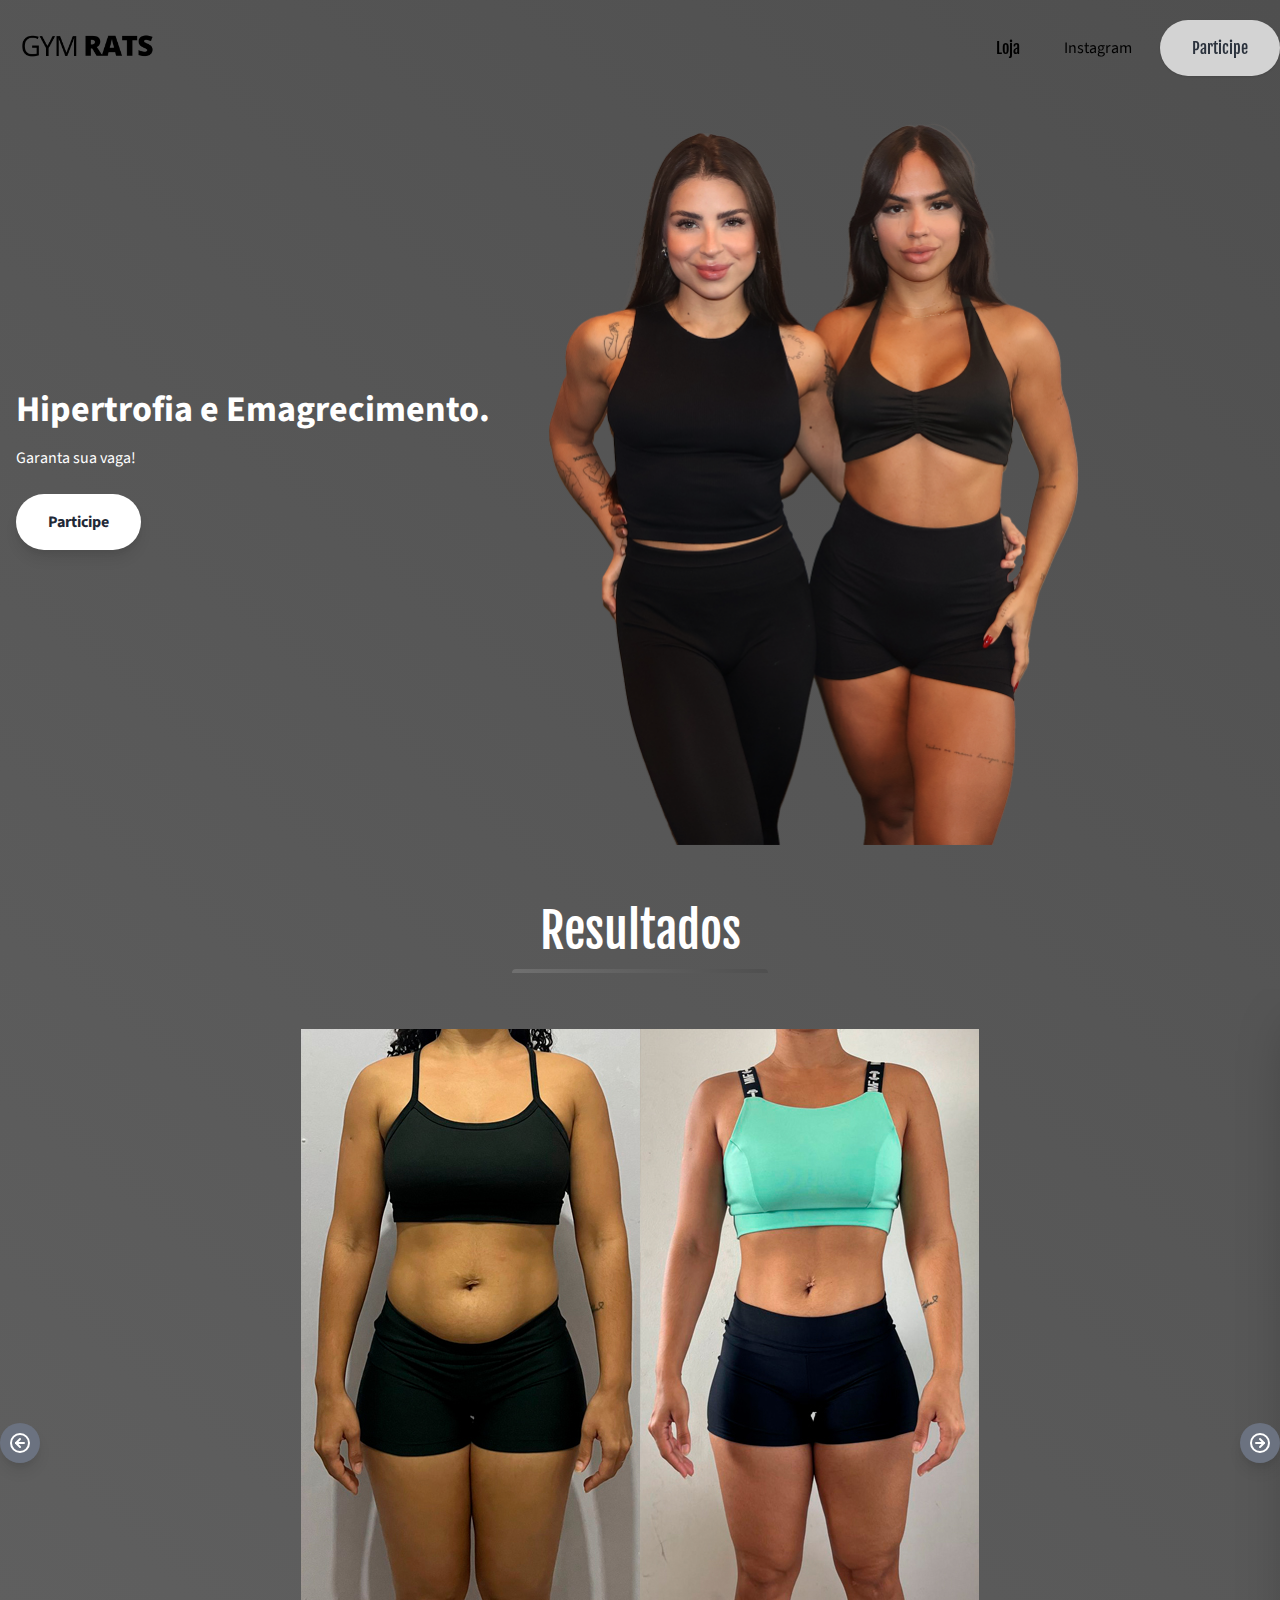
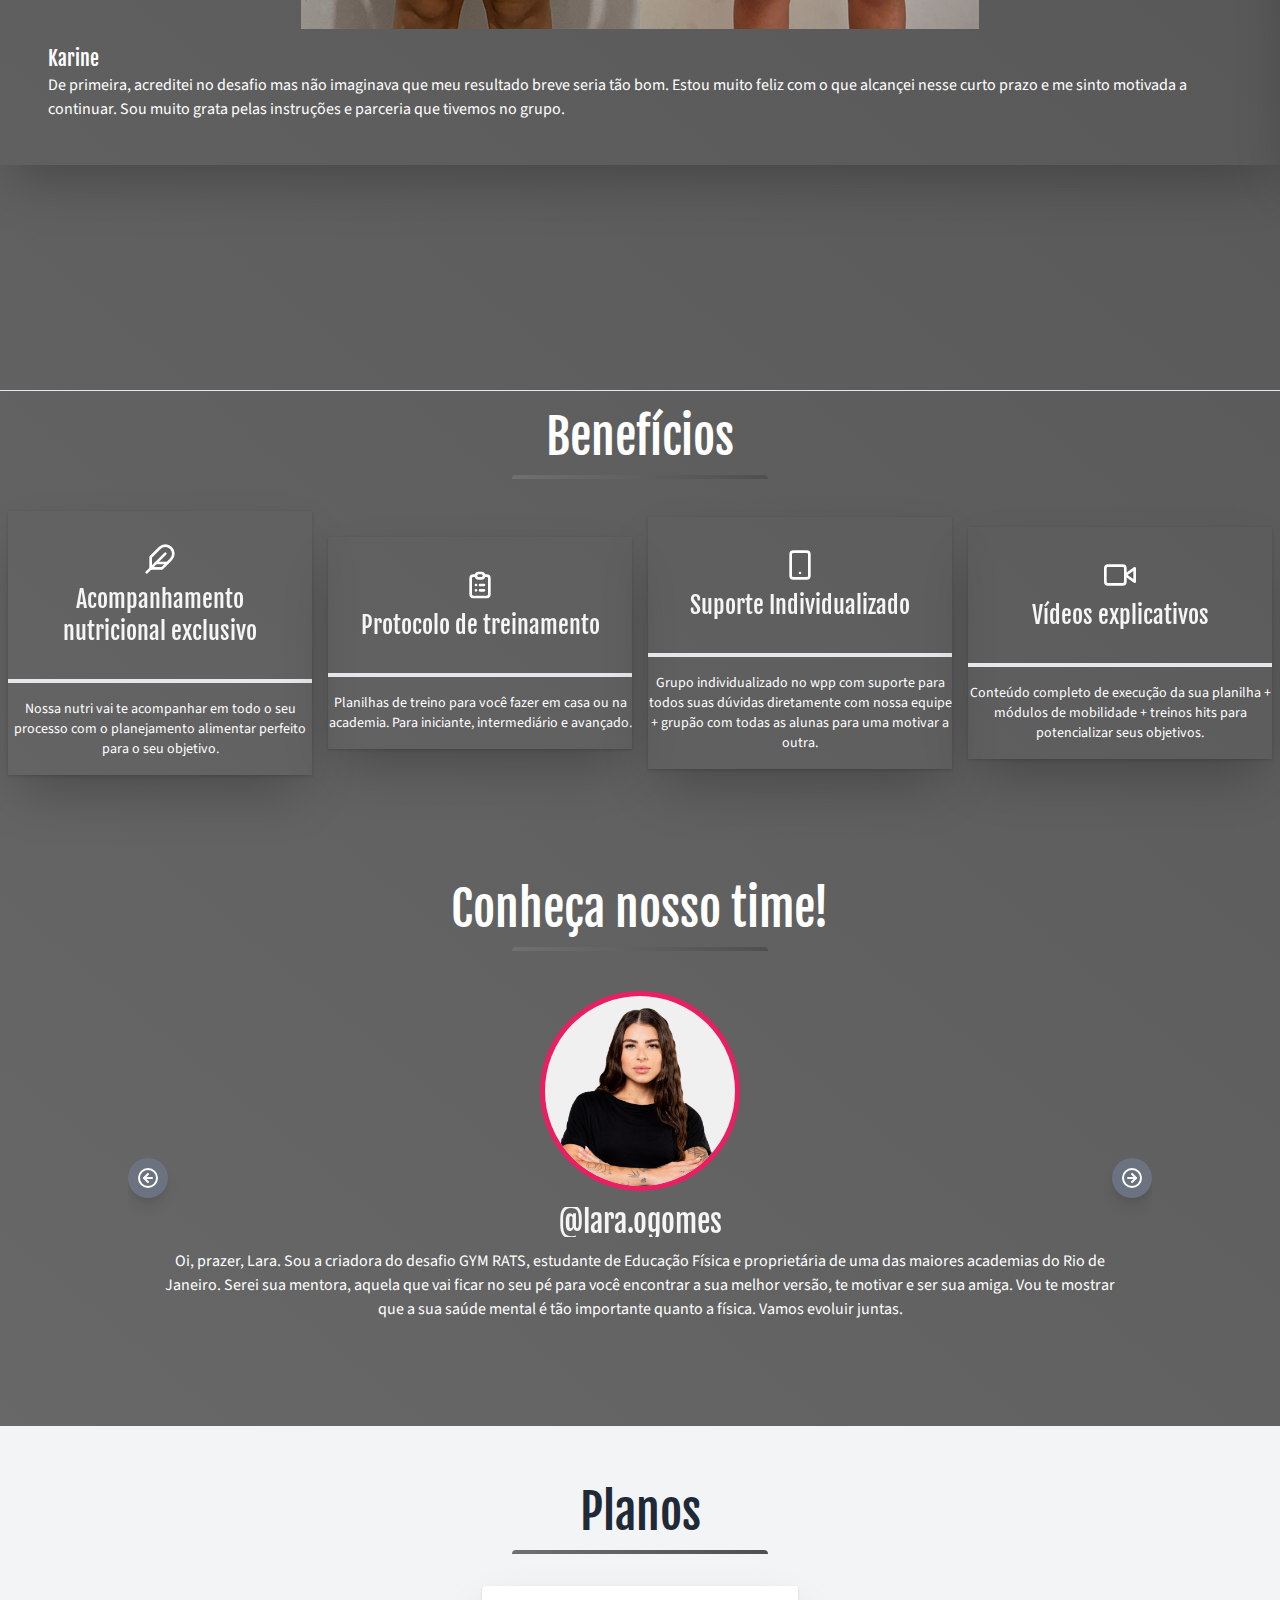
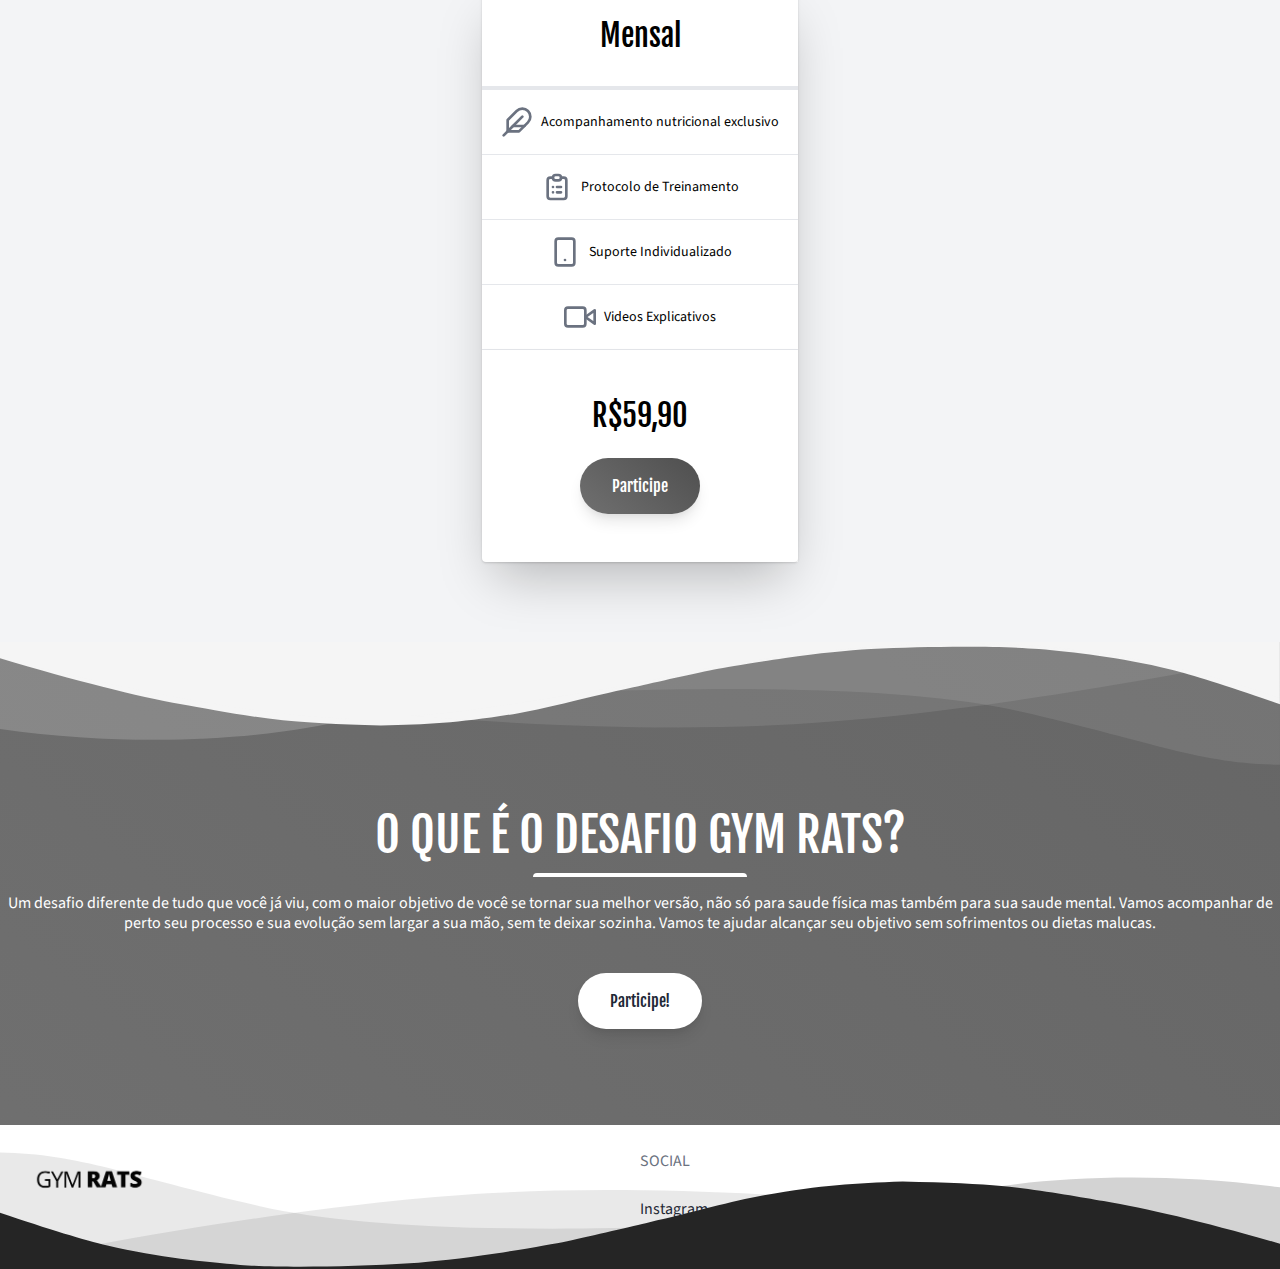
<file: GymRats.html>
<!DOCTYPE html>
<html lang="pt-BR">
<head>
  <meta charset="UTF-8">
  <meta name="viewport" content="width=device-width, initial-scale=1.0">
  <meta http-equiv="X-UA-Compatible" content="ie=edge">
  <title>Desafio GymRats</title>
  <meta name="description" content="GymRats">
  <meta name="keywords" content="">
  <meta name="author" content="">
  <link rel="stylesheet" href="./tailwind.css">
  <link rel="stylesheet" href="./styles.css" type="text/css">
  <script src="https://unpkg.com/swiper/swiper-bundle.min.js"></script>
  <link href="https://fonts.googleapis.com/css?family=Source+Sans+Pro:400,700" rel="stylesheet">
  <link rel="preconnect" href="https://fonts.googleapis.com">
  <link rel="preconnect" href="https://fonts.gstatic.com" crossorigin>
  <link href="https://fonts.googleapis.com/css2?family=Fjalla+One&display=swap" rel="stylesheet">
  <style>
    .gradient {
      background: linear-gradient(220deg, #4f4f4f 0%, #707070 100%);
    }
    .modal {
      display: none;
    }
    .modal.active {
      display: flex;
    }
    .gradientText {
      background-color: whitesmoke;
      -webkit-background-clip: text;
      -webkit-text-fill-color: transparent;
    }
    .fjalla-one-regular {
      font-family: "Fjalla One", sans-serif;
      font-weight: 400;
      font-style: normal;
    }
    .body {
      overflow: hidden;
    }
    /* Adicionado CSS para o link "Produtos" */
    .mobile-only {
      display: none;
    }
    @media (max-width: 1024px) {
      .mobile-only {
        display: flex;
        align-items: center;
      }
    }
  </style>
</head>
<body class="leading-normal tracking-normal text-white gradient" style="font-family: 'Source Sans Pro', sans-serif;">
  
  <!--Nav-->
  <nav id="header" class="fixed w-full z-30 top-0 text-white">
    <div class="w-full container mx-auto flex flex-wrap items-center justify-between mt-0 py-2">
      <div class="pl-4 flex items-center">
        <a class="toggleColour no-underline hover:no-underline fjalla-one-regular text-2xl lg:text-4xl text-white" href="#">
          <img src="./imgs/logoAllBLack.png" alt="Logo" class="h-20 inline">
          <span id="brandname" class=""></span>
        </a>
      </div>
      <div class="mobile-only pr-4">
        <a class="inline-block py-2 px-4 text-black fjalla-one-regular no-underline" href="https://loja.gymrats.com.br" target="_blank">Loja</a>
        <button id="nav-toggle" class="flex items-center p-1 text-gray-800 hover:text-gray-900 focus:outline-none focus:shadow-outline transform transition hover:scale-105 duration-300 ease-in-out ml-2">
          <svg class="fill-current h-6 w-6" viewBox="0 0 20 20" xmlns="http://www.w3.org/2000/svg">
            <title>Menu</title>
            <path d="M0 3h20v2H0V3zm0 6h20v2H0V9zm0 6h20v2H0v-2z"></path>
          </svg>
        </button>
      </div>
      <div class="w-full flex-grow lg:flex lg:items-center lg:w-auto hidden mt-2 lg:mt-0 lg:bg-transparent text-black p-4 lg:p-0 z-20 bg-gray-100" id="nav-content">
        <ul class="list-reset lg:flex justify-end flex-1 items-center">
          <li class="mr-3">
            <a class="inline-block py-2 px-4 text-black fjalla-one-regular no-underline" href="https://loja.gymrats.com.br" target="_blank">Loja</a>
          </li>
          <li class="mr-3">
            <a class="inline-block text-black no-underline hover:text-gray-800 hover:text-underline py-2 px-4" href="https://www.instagram.com/desafiogymrats/" target="_blank">Instagram</a>
          </li>
        </ul>
        <button id="navAction" class="mx-auto lg:mx-0 hover:underline fjalla-one-regular rounded-full mt-4 lg:mt-0 py-4 px-8 shadow opacity-75 focus:outline-none focus:shadow-outline transform transition hover:scale-105 duration-300 ease-in-out bg-white text-gray-800" onclick="window.open('https://chk.eduzz.com/G961PD8YW1', '_blank')">
          Participe
        </button>
      </div>
    </div>
  </nav>

<!-- Hero com contexto relativo -->
<div class="relative overflow-hidden">
  <div class="pt-24">
    <div class="container mx-auto px-4 flex flex-col md:flex-row items-center">
      <!-- Left Col -->
      <div class="w-full md:w-2/5 text-center md:text-left">
        <h1 class="text-4xl font-bold mb-4">Hipertrofia e Emagrecimento.</h1>
        <p class="mb-6">Garanta sua vaga!</p>
        <button class="bg-white text-gray-800 font-bold rounded-full py-4 px-8 shadow-lg hover:scale-105 transition" onclick="window.open('https://chk.eduzz.com/G961PD8YW1', '_blank')">
          Participe
        </button>
      </div>

      <!-- Right Col -->
      <div class="w-full md:w-3/5 relative">
        <!-- IMAGEM atrás -->
        <img class="relative w-full md:w-4/5 -z-10" src="./imgs/imagem5.png" alt="imagem5">
      </div>
    </div>
  </div>

 <!-- ONDAS POSICIONADAS ABSOLUTAMENTE -->
<div class="absolute bottom-0 left-0 w-full z-10 pointer-events-none">
  <svg viewBox="0 0 1428 174" xmlns="http://www.w3.org/2000/svg">
    <g stroke="none" stroke-width="1" fill="none" fill-rule="evenodd">
      <g transform="translate(-2.000000, 44.000000)" fill="#252525" fill-rule="nonzero">
        <path d="M0,0 C90.7283404,0.927527913 147.912752,27.187927 291.910178,59.9119003 C387.908462,81.7278826 543.605069,89.334785 759,82.7326078 C469.336065,156.254352 216.336065,153.6679 0,74.9732496" opacity="0.100000001"></path>
        <path d="M100,104.708498 C277.413333,72.2345949 426.147877,52.5246657 546.203633,45.5787101 C666.259389,38.6327546 810.524845,41.7979068 979,55.0741668 C931.069965,56.122511 810.303266,74.8455141 616.699903,111.243176 C423.096539,147.640838 250.863238,145.462612 100,104.708498 Z" opacity="0.100000001"></path>
        <path d="M1046,51.6521276 C1130.83045,29.328812 1279.08318,17.607883 1439,40.1656806 L1439,120 C1271.17211,77.9435312 1140.17211,55.1609071 1046,51.6521276 Z" opacity="0.200000003"></path>
      </g>
      <g transform="translate(-4.000000, 76.000000)" fill="#252525" fill-rule="nonzero">
        <path d="M0.457,34.035 C57.086,53.198 98.208,65.809 123.822,71.865 C181.454,85.495 234.295,90.29 272.033,93.459 C311.355,96.759 396.635,95.801 461.025,91.663 C486.76,90.01 518.727,86.372 556.926,80.752 C595.747,74.596 622.372,70.008 636.799,66.991 C663.913,61.324 712.501,49.503 727.605,46.128 C780.47,34.317 818.839,22.532 856.324,15.904 C922.689,4.169 955.676,2.522 1011.185,0.432 C1060.705,1.477 1097.39,3.129 1121.236,5.387 C1161.703,9.219 1208.621,17.821 1235.4,22.304 C1285.855,30.748 1354.351,47.432 1440.886,72.354 L1441.191,104.352 L1.121,104.031 L0.457,34.035 Z"></path>
      </g>
    </g>
  </svg>
</div>


  
  <section class="bg-back border-b py-8 z-10">
    <div class="container mx-auto pt-4 pb-12">
      <h2 class="w-full my-2 text-5xl fjalla-one-regular leading-tight text-center text-white-800">
        Resultados
      </h2>
      <div class="w-full mb-4">
        <div class="h-1 mx-auto gradient w-64 opacity-100 my-0 py-0 rounded-t"></div>
      </div>
      <div class="relative w-full overflow-hidden">
        <div class="flex slide" style="transform: translateX(0%);">
                    <div class="slide-item w-full flex-shrink-0">
            <div class="content bg-back shadow-2xl overflow-hidden p-6">
              <div class="flex rounded justify-center w-full px-6 py-4">
                <div class="image-container">
                  <img src="./imgs/Antes Karine.jpg" alt="Antes">
                </div>
                <div class="image-container">
                  <img src="./imgs/Depois Karine.jpg" alt="Depois">
                </div>
              </div>
              <div class="w-auto fjalla-one-regular text-xl text-white-400 px-6">
                Karine
              </div>
              <p class="text-white-800 text-base px-6 mb-5">
                De primeira, acreditei no desafio mas não imaginava que meu resultado breve seria tão bom. Estou muito feliz com o que alcançei nesse curto prazo e me sinto motivada a continuar. Sou muito grata pelas instruções e parceria que tivemos no grupo.
              </p>
            </div>
          </div>
          <!-- Depoimento 1 -->
          <div class="slide-item w-full flex-shrink-0">
            <div class="content bg-back shadow-2xl overflow-hidden p-6">
              <div class="flex rounded justify-center w-full px-6 py-4">
                <div class="image-container">
                  <img src="./imgs/Antes Kathlyn.jpg" alt="Antes">
                </div>
                <div class="image-container">
                  <img src="./imgs/Depois Kathlyn.jpg" alt="Depois">
                </div>
              </div>
              <div class="w-auto fjalla-one-regular text-xl text-white-400 px-6">
                Kathlyn
              </div>
              <p class="text-white-800 text-base px-6 mb-5">
                Eu to chocada com tudo, parabéns Larinha por mais um desafio e a Ray pela dedicação
Eu já fui em vários nutricionista mas desistia por que o plano que passavam eu não conseguia seguir.
Estou tão empolgada! 
              </p>
            </div>
          </div>
          <!-- Repita os itens de slide para cada depoimento -->
          <div class="slide-item w-full flex-shrink-0">
            <div class="content bg-back shadow-2xl overflow-hidden p-6">
              <div class="flex rounded justify-center w-full px-6 py-4">
                <div class="image-container">
                  <img src="./imgs/Antes Paula.jpg" alt="Antes">
                </div>
                <div class="image-container">
                  <img src="./imgs/Depois Paula.jpg" alt="Depois">
                </div>
              </div>
              <div class="w-auto fjalla-one-regular text-xl text-white-400 px-6">
                Paula
              </div>
              <p class="text-white-800 text-base px-6 mb-5">
                 

Gente chocada, minhas roupas q havia perdido tudo servindo e largas em mim. Tô feliz demais. 
O desafio foi excelente. Nada a reclamar. As meninas me acolheram e eu me senti motivada a continuar perante aos resultados e o apoio. Gratidão 💖.
              </p>
            </div>
          </div>
          <!-- Adicione mais slide-items conforme necessário -->
          <div class="slide-item w-full flex-shrink-0">
            <div class="content bg-back shadow-2xl overflow-hidden p-6">
              <div class="flex rounded justify-center w-full px-6 py-4">
                <div class="image-container">
                  <img src="./imgs/Antes Karoline.jpg" alt="Antes">
                </div>
                <div class="image-container">
                  <img src="./imgs/Depois Karoline.jpg" alt="Depois">
                </div>
              </div>
              <div class="w-auto fjalla-one-regular text-xl text-white-400 px-6">
                Karoline
              </div>
              <p class="text-white-800 text-base px-6 mb-5">
                Foi tudo perfeito, cuidado de vocês, desafios conscientes e nada de coisas mirabolantes e impossíveis de fazer, para o próximo só posso dizer que estou ansiosa. Só tenho a agradecer, eu fiquei realmente impressionada, confesso que eu tentei não criar muita expectativa e pensei ser mais um daqueles desafios/cursos/treinamentos que prometem o mundo e não entregam nada e vocês conseguiram entregar 10 vezes mais do que prometeram.
              </p>
            </div>
          </div>
          <div class="slide-item w-full flex-shrink-0">
            <div class="content bg-back shadow-2xl overflow-hidden p-6">
              <div class="flex rounded justify-center w-full px-6 py-4">
                <div class="image-container">
                  <img src="./imgs/Antes Amanda.jpg" alt="Antes">
                </div>
                <div class="image-container">
                  <img src="./imgs/Depois Amanda.jpg" alt="Depois">
                </div>
              </div>
              <div class="w-auto fjalla-one-regular text-xl text-white-400 px-6">
                Amanda
              </div>
              <p class="text-white-800 text-base px-6 mb-5">
                Desde quando eu tive a minha filha, há um ano atrás, eu estava desanimada em voltar a treinar e a me alimentar melhor e esse desafio não só me deu motivação, mas tb me trouxe uma nova visão sobre a comida, pois me fez enxergar que ter uma vida saudável pode ser sim leve.. emagrecer pode ser sim sem terrorismo, sem dieta maluca.. 

Enfim.. eu amei todo suporte das meninas Lara e Raynara são extremamente organizadas, toda dúvida que tive elas sempre me auxiliaram e deram todo o suporte, zero defeito! Agora estou muuuito animada para o próximo🩷.
              </p>
            </div>
          </div>
          <div class="slide-item w-full flex-shrink-0">
            <div class="content bg-back shadow-2xl overflow-hidden p-6">
              <div class="flex rounded justify-center w-full px-6 py-4">
                <div class="image-container">
                  <img src="./imgs/Antes Irene.jpg" alt="Antes">
                </div>
                <div class="image-container">
                  <img src="./imgs/Depois Irene.jpg" alt="Depois">
                </div>
              </div>
              <div class="w-auto fjalla-one-regular text-xl text-white-400 px-6">
                Irene
              </div>
              <p class="text-white-800 text-base px-6 mb-5">
                Quando eu comecei eu tava muito sedentária, não conseguia subir o morro porque ficava cansada, então quando entrei no desafio pensei que seria mt difícil, e que não ia conseguir. 
Então com a ajuda do gp das meninas, onde ninguém tá ali pra julgar e sim uma pra ajudar a outra fui dando o primeiro passo, e um desses passos foi me matricular no hiit onde tô apaixonada. 
Então muito obg de verdade, como já falei tenho muito a melhorar, mais sei que isso é aos poucos e o primeiro passo eu dei! Então obg mesmo!
              </p>
            </div>
            
          </div>
          <div class="slide-item w-full flex-shrink-0">
            <div class="content bg-back shadow-2xl overflow-hidden p-6">
              <div class="flex rounded justify-center w-full px-6 py-4">
                <div class="image-container">
                  <img src="./imgs/Antes Lisandra.jpg" alt="Antes">
                </div>
                <div class="image-container">
                  <img src="./imgs/Depois Lisandra.jpg" alt="Depois">
                </div>
              </div>
              <div class="w-auto fjalla-one-regular text-xl text-white-400 px-6">
                Lisandra
              </div>
              <p class="text-white-800 text-base px-6 mb-5">
                Eu simplesmente amei tudo, cada detalhe.. a atenção de vocês com a gente, a criatividade nos desafios semanais, o aplicativo, o fato de estar participando de algo, e estarmos todas unidas para atingir nossos objetivos, amei até a arte visual com a ratinha e a cor rosa! Não passei fome em nenhum momento, e eu, que nunca gostei muito de cozinhar, me adaptei super bem às receitas e dicas da nutri, e estou desenvolvendo uma rotina mais organizada e hábitos mais saudáveis. Estou muito feliz com meu resultado, tanto na balança quanto em medidas, o caminho ainda é longo, mas não irei desistir, então nos vemos no próximo desafio Gym Rats 💗🐭.
              </p>
            </div>
          </div>
          <div class="slide-item w-full flex-shrink-0">
            <div class="content bg-back shadow-2xl overflow-hidden p-6">
              <div class="flex rounded justify-center w-full px-6 py-4">
                <div class="image-container">
                  <img src="./imgs/Antes Lorraine.png" alt="Antes">
                </div>
                <div class="image-container">
                  <img src="./imgs/Depois Lorraine.png" alt="Depois">
                </div>
              </div>
              <div class="w-auto fjalla-one-regular text-xl text-white-400 px-6">
                Lorrane
              </div>
              <p class="text-white-800 text-base px-6 mb-5">
                Com toda certeza, quero elogiar a determinação de vocês, o foco em fazer tudo dar certo. Posso imaginar o quão cansativo é montar tudo, fazer acontecer.
                Mas foi e será cada vez mais um grande sucesso! Desejo do fundo do meu coração bençãos sem medidas na vida de vocês.Fiquei tão feliz, e quero mt poder acreditar cada vez mais no meu potencial!
              </p>
            </div>
          </div>
        </div>
        
        <button id="prev" class="absolute top-1/2 left-0 transform -translate-y-1/2 -mt-1.5 bg-gray-500 hover:bg-gray-700 text-white fjalla-one-regular p-1.5 lg:p-2 rounded-full shadow-lg focus:outline-none focus:shadow-outline transition-transform duration-300 ease-in-out">
          <svg class="h-5 w-5 lg:h-6 lg:w-6 text-white transform rotate-180" width="24" height="24" viewBox="0 0 24 24" stroke-width="2" stroke="currentColor" fill="none" stroke-linecap="round" stroke-linejoin="round">
            <path stroke="none" d="M0 0h24v24H0z"/>
            <circle cx="12" cy="12" r="9" />
            <line x1="16" y1="12" x2="8" y2="12" />
            <line x1="16" y1="12" x2="12" y2="16" />
            <line x1="16" y1="12" x2="12" y2="8" />
          </svg>
        </button>
        <button id="next" class="absolute top-1/2 right-0 transform -translate-y-1/2 -mt-1.5 bg-gray-500 hover:bg-gray-700 text-white fjalla-one-regular p-1.5 lg:p-2 rounded-full shadow-lg focus:outline-none focus:shadow-outline transition-transform duration-300 ease-in-out">
          <svg class="h-5 w-5 lg:h-6 lg:w-6 text-white" width="24" height="24" viewBox="0 0 24 24" stroke-width="2" stroke="currentColor" fill="none" stroke-linecap="round" stroke-linejoin="round">
            <path stroke="none" d="M0 0h24v24H0z"/>
            <circle cx="12" cy="12" r="9" />
            <line x1="16" y1="12" x2="8" y2="12" />
            <line x1="16" y1="12" x2="12" y2="16" />
            <line x1="16" y1="12" x2="12" y2="8" />
          </svg>
        </button>
      </div>
    </div>
  </section>
  
  <div class="relative z-0 -mt-10 g:-mt-10"></div>
  
  <section class="bg-back py-8">
    <div class="container mx-auto px-2 pt-4 pb-12 text-gray-800">
      <h2 class="w-full my-2 text-5xl fjalla-one-regular leading-tight text-center text-white">
        Benefícios
      </h2>
      <div class="w-full mb-4">
        <div class="h-1 mx-auto gradient w-64 opacity-100 my-0 py-0 rounded-t"></div>
      </div>
      <div class="flex flex-col lg:flex-row justify-center items-center lg:space-x-4">
        <!-- Card 1 -->
        <div class="shadow-2xl flex-col w-full lg:w-1/4 mx-auto lg:mx-0 bg-back mt-4">
          <div class="flex-1 bg-back text-white overflow-hidden shadow">
            <div class="p-8 text-2xl fjalla-one-regular text-center border-b-4 gradientText">
              <svg class="h-8 w-8 text-white inline-block mb-2" viewBox="0 0 24 24" fill="none" stroke="currentColor" stroke-width="2" stroke-linecap="round" stroke-linejoin="round">
                <path d="M20.24 12.24a6 6 0 0 0-8.49-8.49L5 10.5V19h8.5z" />
                <line x1="16" y1="8" x2="2" y2="22" />
                <line x1="17.5" y1="15" x2="9" y2="15" />
              </svg>
              <p>Acompanhamento nutricional exclusivo</p>
            </div>
            <ul class="w-full text-center text-sm">
              <li class="py-4 text-white">Nossa nutri vai te acompanhar em todo o seu processo com o planejamento alimentar perfeito para o seu objetivo.</li>
            </ul>
          </div>
        </div>
        <!-- Card 2 -->
        <div class="shadow-2xl flex-col w-full lg:w-1/4 mx-auto lg:mx-0 bg-back mt-4">
          <div class="flex-1 bg-back text-white overflow-hidden shadow">
            <div class="p-8 text-2xl fjalla-one-regular text-center border-b-4 gradientText">
              <svg class="h-8 w-8 text-white inline-block mb-2" fill="none" viewBox="0 0 24 24" stroke="currentColor">
                <path stroke-linecap="round" stroke-linejoin="round" stroke-width="2" d="M9 5H7a2 2 0 00-2 2v12a2 2 0 002 2h10a2 2 0 002-2V7a2 2 0 00-2-2h-2M9 5a2 2 0 002 2h2a2 2 0 002-2M9 5a2 2 0 012-2h2a2 2 0 012 2m-3 7h3m-3 4h3m-6-4h.01M9 16h.01"/>
              </svg>
              <p>Protocolo de treinamento</p>
            </div>
            <ul class="w-full text-center text-sm">
              <li class="py-4 text-white">Planilhas de treino para você fazer em casa ou na academia. Para iniciante, intermediário e avançado.</li>
            </ul>
          </div>
        </div>
        <!-- Card 3 -->
        <div class="shadow-2xl flex-col w-full lg:w-1/4 mx-auto lg:mx-0 bg-back mt-4">
          <div class="flex-1 bg-back text-white overflow-hidden shadow">
            <div class="p-8 text-2xl fjalla-one-regular text-center border-b-4 gradientText">
              <svg class="h-8 w-8 text-white inline-block mb-2" viewBox="0 0 24 24" fill="none" stroke="currentColor" stroke-width="2" stroke-linecap="round" stroke-linejoin="round">
                <rect x="5" y="2" width="14" height="20" rx="2" ry="2" />
                <line x1="12" y1="18" x2="12.01" y2="18" />
              </svg>
              <p>Suporte Individualizado</p>
            </div>
            <ul class="w-full text-center text-sm">
              <li class="py-4 text-white">Grupo individualizado no wpp com suporte para todos suas dúvidas diretamente com nossa equipe + grupão com todas as alunas para uma motivar a outra.</li>
            </ul>
          </div>
        </div>
        <!-- Card 4 -->
        <div class="shadow-2xl flex-col w-full lg:w-1/4 mx-auto lg:mx-0 bg-back mt-4">
          <div class="flex-1 bg-back text-white overflow-hidden shadow">
            <div class="p-8 text-2xl fjalla-one-regular text-center border-b-4 gradientText">
              <svg class="h-8 w-8 text-white inline-block mb-2" viewBox="0 0 24 24" fill="none" stroke="currentColor" stroke-width="2" stroke-linecap="round" stroke-linejoin="round">
                <polygon points="23 7 16 12 23 17 23 7" />
                <rect x="1" y="5" width="15" height="14" rx="2" ry="2" />
              </svg>
              <p>Vídeos explicativos</p>
            </div>
            <ul class="w-full text-center text-sm">
              <li class="py-4 text-white">Conteúdo completo de execução da sua planilha + módulos de mobilidade + treinos hits para potencializar seus objetivos.</li>
            </ul>
          </div>
        </div>
      </div>
    </div>
  </section>
  
  <div class="relative z-0 -mt-10 g:-mt-10"></div>
  
  <section class="bg-back border-b py-8">
    <div class="max-w-5xl mx-auto m-8">
      <h2 class="w-full my-2 text-5xl fjalla-one-regular leading-tight text-center text-white-400">
        Conheça nosso time!
      </h2>
      <div class="w-full mb-4">
        <div class="h-1 mx-auto gradient w-64 opacity-100 my-0 py-0 rounded-t"></div>
      </div>
      <div class="relative w-full overflow-hidden">
        <div class="flex slide transition-transform duration-300 ease-in-out" style="transform: translateX(0%);">
          <!-- Instrutor 1 -->
          <div class="w-full flex-shrink-0 p-6 flex flex-col items-center">
            <div class="instructor-image mb-4">
              <img src="./imgs/LaraMini.png" alt="LaraMini">
            </div>
            <div class="text-center">
              <h3 class="text-3xl gradientText fjalla-one-regular leading-none mb-3">
                @lara.ogomes
              </h3>
              <p class="text-white-600 mb-8">
                Oi, prazer, Lara. Sou a criadora do desafio GYM RATS, estudante de Educação Física e proprietária de uma das maiores academias do Rio de Janeiro. Serei sua mentora, aquela que vai ficar no seu pé para você encontrar a sua melhor versão, te motivar e ser sua amiga. Vou te mostrar que a sua saúde mental é tão importante quanto a física. Vamos evoluir juntas.
              </p>
            </div>
          </div>
          <!-- Instrutor 2 -->
          <div class="w-full flex-shrink-0 p-6 flex flex-col items-center">
            <div class="instructor-image mb-4">
              <img src="./imgs/GabiMini.png" alt="GabiMini">
            </div>
            <div class="text-center">
              <h3 class="text-3xl gradientText fjalla-one-regular leading-none mb-3">
               @gabifferreiraa
              </h3>
              <p class="text-white-600 mb-8">
               Oi, prazer, Gabriella! Sou sócia do desafio GYM RATS, influenciadora digital, mãe e formada em Ciências Contábeis.
                Serei sua motivadora, mostrando que o corpo pós-parto só precisa de você e da sua constância para se transformar.
                Com mais de 10 anos no mundo fitness, vou te inspirar a buscar sua melhor versão.
                Nossa autoestima é essencial — sem ela, a mente não encontra equilíbrio.
                Bora juntas nessa!
              </p>
            </div>
          </div>
          <!-- Instrutor 3 -->
          <div class="w-full flex-shrink-0 p-6 flex flex-col items-center">
            <div class="instructor-image mb-4">
              <img src="./imgs/NathMini.png" alt="NathMini">
            </div>
            <div class="text-center">
              <h3 class="text-3xl gradientText fjalla-one-regular leading-none mb-3">
                @martinesnath
              </h3>
              <p class="text-white-600 mb-8">
               Oi, prazer, Nathália! Sou nutricionista e apaixonada por ajudar pessoas a conquistarem sua melhor versão com equilíbrio e alegria.
              Vou estar ao seu lado nesse desafio, cuidando da sua alimentação com carinho, leveza e sem dietas malucas.
              Acredito que é possível ter resultados incríveis comendo bem e sem culpa.
              Vamos transformar sua rotina juntas!
              </p>
              <p>.</p>
            </div>
          </div>
        </div>
        <button id="prev" class="absolute top-1/2 left-0 transform -translate-y-1/2 -mt-1.5 bg-gray-500 hover:bg-gray-700 text-white fjalla-one-regular p-1.5 lg:p-2 rounded-full shadow-lg focus:outline-none focus:shadow-outline transition-transform duration-300 ease-in-out">
          <svg class="h-5 w-5 lg:h-6 lg:w-6 text-white transform rotate-180" width="24" height="24" viewBox="0 0 24 24" stroke-width="2" stroke="currentColor" fill="none" stroke-linecap="round" stroke-linejoin="round">
            <path stroke="none" d="M0 0h24v24H0z"/>
            <circle cx="12" cy="12" r="9" />
            <line x1="16" y1="12" x2="8" y2="12" />
            <line x1="16" y1="12" x2="12" y2="16" />
            <line x1="16" y1="12" x2="12" y2="8" />
          </svg>
        </button>
        <button id="next" class="absolute top-1/2 right-0 transform -translate-y-1/2 -mt-1.5 bg-gray-500 hover:bg-gray-700 text-white fjalla-one-regular p-1.5 lg:p-2 rounded-full shadow-lg focus:outline-none focus:shadow-outline transition-transform duration-300 ease-in-out">
          <svg class="h-5 w-5 lg:h-6 lg:w-6 text-white" width="24" height="24" viewBox="0 0 24 24" stroke-width="2" stroke="currentColor" fill="none" stroke-linecap="round" stroke-linejoin="round">
            <path stroke="none" d="M0 0h24v24H0z"/>
            <circle cx="12" cy="12" r="9" />
            <line x1="16" y1="12" x2="8" y2="12" />
            <line x1="16" y1="12" x2="12" y2="16" />
            <line x1="16" y1="12" x2="12" y2="8" />
          </svg>
        </button>
      </div>
    </div>
  </section>
  
  <div class="relative z-0 -mt-10 g:-mt-10"></div>
  
  <!-- Modal Structure -->
  <div id="modal" class="fixed top-0 left-0 w-full h-full bg-back bg-opacity-75 hidden items-center justify-center z-50">
    <div class="bg-white w-11/12 md:max-w-3xl mx-auto rounded shadow-lg z-50 overflow-y-auto">
      <div class="py-4 text-left px-6">
        <div class="flex justify-between items-center pb-3">
          <p class="text-2xl fjalla-one-regular">Video Testemunhal</p>
          <div class="modal-close cursor-pointer z-50" onclick="closeModal()">
            <svg class="fill-current text-black" xmlns="http://www.w3.org/2000/svg" width="18" height="18" viewBox="0 0 18 18">
              <path d="M14.53 3.47a.75.75 0 0 0-1.06 0L9 7.94 4.53 3.47a.75.75 0 0 0-1.06 1.06L7.94 9l-4.47 4.47a.75.75 0 1 0 1.06 1.06L9 10.06l4.47 4.47a.75.75 0 1 0 1.06-1.06L10.06 9l4.47-4.47a.75.75 0 0 0 0-1.06z"></path>
            </svg>
          </div>
        </div>
        <div id="videoContainer" class="w-full">
          <!-- Video Iframe will be injected here -->
        </div>
      </div>
    </div>
  </div>
  
  <section class="bg-gray-100 py-8">
    <div class="container mx-auto px-2 pt-4 pb-12 text-gray-800">
      <h2 class="w-full my-2 text-5xl fjalla-one-regular leading-tight text-center text-gray-800">
        Planos
      </h2>
      <div class="w-full mb-4">
        <div class="h-1 mx-auto gradient w-64 opacity-100 my-0 py-0 rounded-t"></div>
      </div>
      <div class="flex justify-center">
        <div class="shadow-2xl flex-col w-5/6 lg:w-1/4 mx-auto lg:mx-0 rounded-none lg:rounded-l-lg bg-white mt-4">
          <div class="flex-1 bg-white text-black rounded-t rounded-b-none overflow-hidden shadow">
            <div class="p-8 text-3xl fjalla-one-regular text-center border-b-4">
              Mensal
            </div>
            <ul class="w-full text-center text-sm">
              <li class="border-b py-4 flex items-center justify-center">
                <svg class="h-8 w-8 text-gray-500 mr-2" viewBox="0 0 24 24" fill="none" stroke="currentColor" stroke-width="2" stroke-linecap="round" stroke-linejoin="round">
                  <path d="M20.24 12.24a6 6 0 0 0-8.49-8.49L5 10.5V19h8.5z" />
                  <line x1="16" y1="8" x2="2" y2="22" />
                  <line x1="17.5" y1="15" x2="9" y2="15" />
                </svg>
                Acompanhamento nutricional exclusivo
              </li>
              <li class="border-b py-4 flex items-center justify-center">
                <svg class="h-8 w-8 text-gray-500 mr-2" fill="none" viewBox="0 0 24 24" stroke="currentColor">
                  <path stroke-linecap="round" stroke-linejoin="round" stroke-width="2" d="M9 5H7a2 2 0 00-2 2v12a2 2 0 002 2h10a2 2 0 002-2V7a2 2 0 00-2-2h-2M9 5a2 2 0 002 2h2a2 2 0 002-2M9 5a2 2 0 012-2h2a2 2 0 012 2m-3 7h3m-3 4h3m-6-4h.01M9 16h.01"/>
                </svg>
                Protocolo de Treinamento
              </li>
              <li class="border-b py-4 flex items-center  justify-center">
                <svg class="h-8 w-8 text-gray-500 mr-2" viewBox="0 0 24 24" fill="none" stroke="currentColor" stroke-width="2" stroke-linecap="round" stroke-linejoin="round">
                  <rect x="5" y="2" width="14" height="20" rx="2" ry="2" />
                  <line x1="12" y1="18" x2="12.01" y2="18" />
                </svg>
                Suporte Individualizado
              </li>
              <li class="border-b py-4 flex items-center justify-center">
                <svg class="h-8 w-8 text-gray-500 mr-2" viewBox="0 0 24 24" fill="none" stroke="currentColor" stroke-width="2" stroke-linecap="round" stroke-linejoin="round">
                  <polygon points="23 7 16 12 23 17 23 7" />
                  <rect x="1" y="5" width="15" height="14" rx="2" ry="2" />
                </svg>
                Videos Explicativos
              </li>
            </ul>
          </div>
          <div class="flex-none mt-auto bg-white rounded-b rounded-t-none overflow-hidden shadow p-6">
            <div class="w-full pt-6 text-3xl text-black fjalla-one-regular text-center">
             R$59,90
            </div>
            <div class="flex items-center justify-center">
              <button class="mx-auto lg:mx-0 hover:underline gradient text-white fjalla-one-regular rounded-full my-6 py-4 px-8 shadow-lg focus:outline-none focus:shadow-outline transform transition hover:scale-105 duration-300 ease-in-out" onclick="window.open('https://chk.eduzz.com/G961PD8YW1', '_blank')">
                Participe
              </button>
            </div>
          </div>
        </div>
      </div>
    </div>
  </section>
  
  <!-- Change the colour #f8fafc to match the previous section colour -->
  <svg class="wave-top" viewBox="0 0 1439 147" version="1.1" xmlns="http://www.w3.org/2000/svg" xmlns:xlink="http://www.w3.org/1999/xlink">
    <g stroke="none" stroke-width="1" fill="none" fill-rule="evenodd">
      <g transform="translate(-1.000000, -14.000000)" fill-rule="nonzero">
        <g class="wave" fill="#F5F5F5">
          <path d="M1440,84 C1383.555,64.3 1342.555,51.3 1317,45 C1259.5,30.824 1206.707,25.526 1169,22 C1129.711,18.326 1044.426,18.475 980,22 C954.25,23.409 922.25,26.742 884,32 C845.122,37.787 818.455,42.121 804,45 C776.833,50.41 728.136,61.77 713,65 C660.023,76.309 621.544,87.729 584,94 C517.525,105.104 484.525,106.438 429,108 C379.49,106.484 342.823,104.484 319,102 C278.571,97.783 231.737,88.736 205,84 C154.629,75.076 86.296,57.743 0,32 L0,0 L1440,0 L1440,84 Z"></path>
        </g>
        <g transform="translate(1.000000, 15.000000)" fill="#F5F5F5">
          <g transform="translate(719.500000, 68.500000) rotate(-180.000000) translate(-719.500000, -68.500000) ">
            <path d="M0,0 C90.7283404,0.927527913 147.912752,27.187927 291.910178,59.9119003 C387.908462,81.7278826 543.605069,89.334785 759,82.7326078 C469.336065,156.254352 216.336065,153.6679 0,74.9732496" opacity="0.100000001"></path>
            <path d="M100,104.708498 C277.413333,72.2345949 426.147877,52.5246657 546.203633,45.5787101 C666.259389,38.6327546 810.524845,41.7979068 979,55.0741668 C931.069965,56.122511 810.303266,74.8455141 616.699903,111.243176 C423.096539,147.640838 250.863238,145.462612 100,104.708498 Z" opacity="0.100000001"></path>
            <path d="M1046,51.6521276 C1130.83045,29.328812 1279.08318,17.607883 1439,40.1656806 L1439,120 C1271.17211,77.9435312 1140.17211,55.1609071 1046,51.6521276 Z" opacity="0.200000003"></path>
          </g>
        </g>
      </g>
    </g>
  </svg>
  
  <section class="container mx-auto text-center py-6 mb-12">
    <h2 class="w-full my-2 text-5xl fjalla-one-regular leading-tight text-center text-white">
      O QUE É O DESAFIO GYM RATS?
    </h2>
    <div class="w-full mb-4">
      <div class="h-1 mx-auto bg-white w-1/6 opacity-100 my-0 py-0 rounded-t"></div>
    </div>
    <h3 class="my-4 text-base leading-tight">
      Um desafio diferente de tudo que você já viu, com o maior objetivo de você se tornar sua melhor versão, não só para saude física mas também para sua saude mental. Vamos acompanhar de perto seu processo e sua evolução sem largar a sua mão, sem te deixar sozinha. Vamos te ajudar alcançar seu objetivo sem sofrimentos ou dietas malucas.
    </h3>
    <button class="mx-auto lg:mx-0 hover:underline bg-white text-gray-800 fjalla-one-regular rounded-full my-6 py-4 px-8 shadow-lg focus:outline-none focus:shadow-outline transform transition hover:scale-105 duration-300 ease-in-out" onclick="window.open('https://chk.eduzz.com/G961PD8YW1', '_blank')">
      Participe!
    </button>
  </section>
  
  <!--Footer-->
  <footer class="bg-white">
    <div class="container mx-auto px-8">
      <div class="w-full flex flex-col md:flex-row py-6">
        <div class="flex-1 mb-6 text-black">
          <a class="text-black no-underline hover:no-underline fjalla-one-regular text-2xl lg:text-4xl" href="#">
            <img src="./imgs/logoAllBLack.png" alt="Logo" class="h-16 fill-current inline"> 
          </a>
        </div>
        <div class="flex-1">
          <p class="uppercase text-gray-500 md:mb-6">Social</p>
          <ul class="list-reset mb-6">
            <li class="mt-2 inline-block mr-2 md:block md:mr-0">
              <a href="https://www.instagram.com/desafiogymrats/" target="_blank" class="no-underline hover:underline text-gray-800 hover:text-gray-500">Instagram</a>
            </li>
          </ul>
        </div>
      </div>
    </div>
  </footer>
  
  <!-- Scripts -->
  <script>
    var navMenuDiv = document.getElementById("nav-content");
    var navMenu = document.getElementById("nav-toggle");

    navMenu.onclick = function() {
      if (navMenuDiv.classList.contains("hidden")) {
        navMenuDiv.classList.remove("hidden");
      } else {
        navMenuDiv.classList.add("hidden");
      }
    };

    var scrollpos = window.scrollY;
    var header = document.getElementById("header");
    var navcontent = document.getElementById("nav-content");
    var navaction = document.getElementById("navAction");
    var brandname = document.getElementById("brandname");
    var toToggle = document.querySelectorAll(".toggleColour");

    document.addEventListener("scroll", function () {
      /*Apply classes for slide in bar*/
      scrollpos = window.scrollY;

      if (scrollpos > 10) {
        header.classList.add("bg-white");
        navaction.classList.remove("bg-white");
        navaction.classList.add("gradient");
        navaction.classList.remove("text-gray-800");
        navaction.classList.add("text-white");
        brandname.classList.add("text-gray-600");

        //Use to switch toggleColour colours
        for (var i = 0; i < toToggle.length; i++) {
          toToggle[i].classList.add("text-gray-800");
          toToggle[i].classList.remove("text-white");
        }
        header.classList.add("shadow");
        navcontent.classList.remove("bg-gray-100");
        navcontent.classList.add("bg-white");
      } else {
        header.classList.remove("bg-white");
        navaction.classList.remove("gradient");
        navaction.classList.add("bg-white");
        navaction.classList.remove("text-white");
        navaction.classList.add("text-gray-800");
        brandname.classList.remove("text-white");
        brandname.classList.remove("text-gray-600");
        //Use to switch toggleColour colours
        for (var i = 0; i < toToggle.length; i++) {
          toToggle[i].classList.add("text-white");
          toToggle[i].classList.remove("text-gray-800");
        }

        header.classList.remove("shadow");
        navcontent.classList.remove("bg-white");
        navcontent.classList.add("bg-gray-100");
      }
    });

    document.addEventListener("DOMContentLoaded", function () {
      const modal = document.getElementById("modal");
      const videoContainer = document.getElementById("videoContainer");

      function openModal(videoId) {
        const videoSrc = {
          video1: "https://www.youtube.com/embed/eKL3TceSxvk?si=qaESR3zj6gZF4fBC",
          video2: "https://www.youtube.com/embed/eKL3TceSxvk?si=qaESR3zj6gZF4fBC",
          video3: "https://www.youtube.com/embed/eKL3TceSxvk?si=qaESR3zj6gZF4fBC",
        };

        videoContainer.innerHTML = `<iframe src="${videoSrc[videoId]}" width="100%" height="400" frameborder="0" allow="autoplay; fullscreen" allowfullscreen></iframe>`;
        modal.classList.add("active");
      }

      function closeModal() {
        modal.classList.remove("active");
        videoContainer.innerHTML = "";
      }

      // Bind click events to open buttons
      document.querySelectorAll("[data-modal-trigger]").forEach((button) => {
        button.addEventListener("click", function () {
          openModal(this.dataset.modalTrigger);
        });
      });

      // Bind click event to close button
      document.querySelectorAll("[data-modal-close]").forEach((button) => {
        button.addEventListener("click", closeModal);
      });

      // Close modal when clicking outside of modal content
      modal.addEventListener("click", function (e) {
        if ( e.target === modal ) {
          closeModal();
        }
      });
    });

    const slideContainers = document.querySelectorAll('.slide');
    slideContainers.forEach(slideContainer => {
      const slides = slideContainer.children;
      const prevButton = slideContainer.parentElement.querySelector('#prev');
      const nextButton = slideContainer.parentElement.querySelector('#next');
      let currentIndex = 0;

      function showSlide(index) {
        slideContainer.style.transform = `translateX(${-index * 100}%)`;
      }

      prevButton.addEventListener('click', () => {
        currentIndex = (currentIndex > 0) ? currentIndex - 1 : slides.length - 1;
        showSlide(currentIndex);
      });

      nextButton.addEventListener('click', () => {
        currentIndex = (currentIndex < slides.length - 1) ? currentIndex + 1 : 0;
        showSlide(currentIndex);
      });

      showSlide(currentIndex);
    });
  </script>

  <!-- Live server -->
  <script>
    // <![CDATA[  <-- For SVG support
    if ('WebSocket' in window) {
      (function () {
        function refreshCSS() {
          var sheets = [].slice.call(document.getElementsByTagName("link"));
          var head = document.getElementsByTagName("head")[0];
          for (var i = 0; i < sheets.length; ++i) {
            var elem = sheets[i];
            var parent = elem.parentElement || head;
            parent.removeChild(elem);
            var rel = elem.rel;
            if (elem.href && typeof rel != "string" || rel.length == 0 || rel.toLowerCase() == "stylesheet") {
              var url = elem.href.replace(/(&|\?)_cacheOverride=\d+/, '');
              elem.href = url + (url.indexOf('?') >= 0 ? '&' : '?') + '_cacheOverride=' + (new Date().valueOf());
            }
            parent.appendChild(elem);
          }
        }
        var protocol = window.location.protocol === 'http:' ? 'ws://' : 'wss://';
        var address = protocol + window.location.host + window.location.pathname + '/ws';
        var socket = new WebSocket(address);
        socket.onmessage = function (msg) {
          if (msg.data == 'reload') window.location.reload();
          else if (msg.data == 'refreshcss') refreshCSS();
        };
        if (sessionStorage && !sessionStorage.getItem('IsThisFirstTime_Log_From_LiveServer')) {
          console.log('Live reload enabled.');
          sessionStorage.setItem('IsThisFirstTime_Log_From_LiveServer', true);
        }
      })();
    }
    else {
      console.error('Upgrade your browser. This Browser is NOT supported WebSocket for Live-Reloading.');
    }
    // ]]>
  </script>
  <!-- Meta Pixel Code -->
  <script>
    !function(f,b,e,v,n,t,s)
    {if(f.fbq)return;n=f.fbq=function(){n.callMethod?
    n.callMethod.apply(n,arguments):n.queue.push(arguments)};
    if(!f._fbq)f._fbq=n;n.push=n;n.loaded=!0;n.version='2.0';
    n.queue=[];t=b.createElement(e);t.async=!0;
    t.src=v;s=b.getElementsByTagName(e)[0];
    s.parentNode.insertBefore(t,s)}(window, document,'script',
    'https://connect.facebook.net/en_US/fbevents.js');
    fbq('init', '1395750411108294');
    fbq('track', 'PageView');
  </script>
  <noscript>
      <img height="1" width="1" style="display:none"
    src="https://www.facebook.com/tr?id=1395750411108294&ev=PageView&noscript=1"
    />
  </noscript>
  <!-- End Meta Pixel Code -->
</body>
</html>
</file>
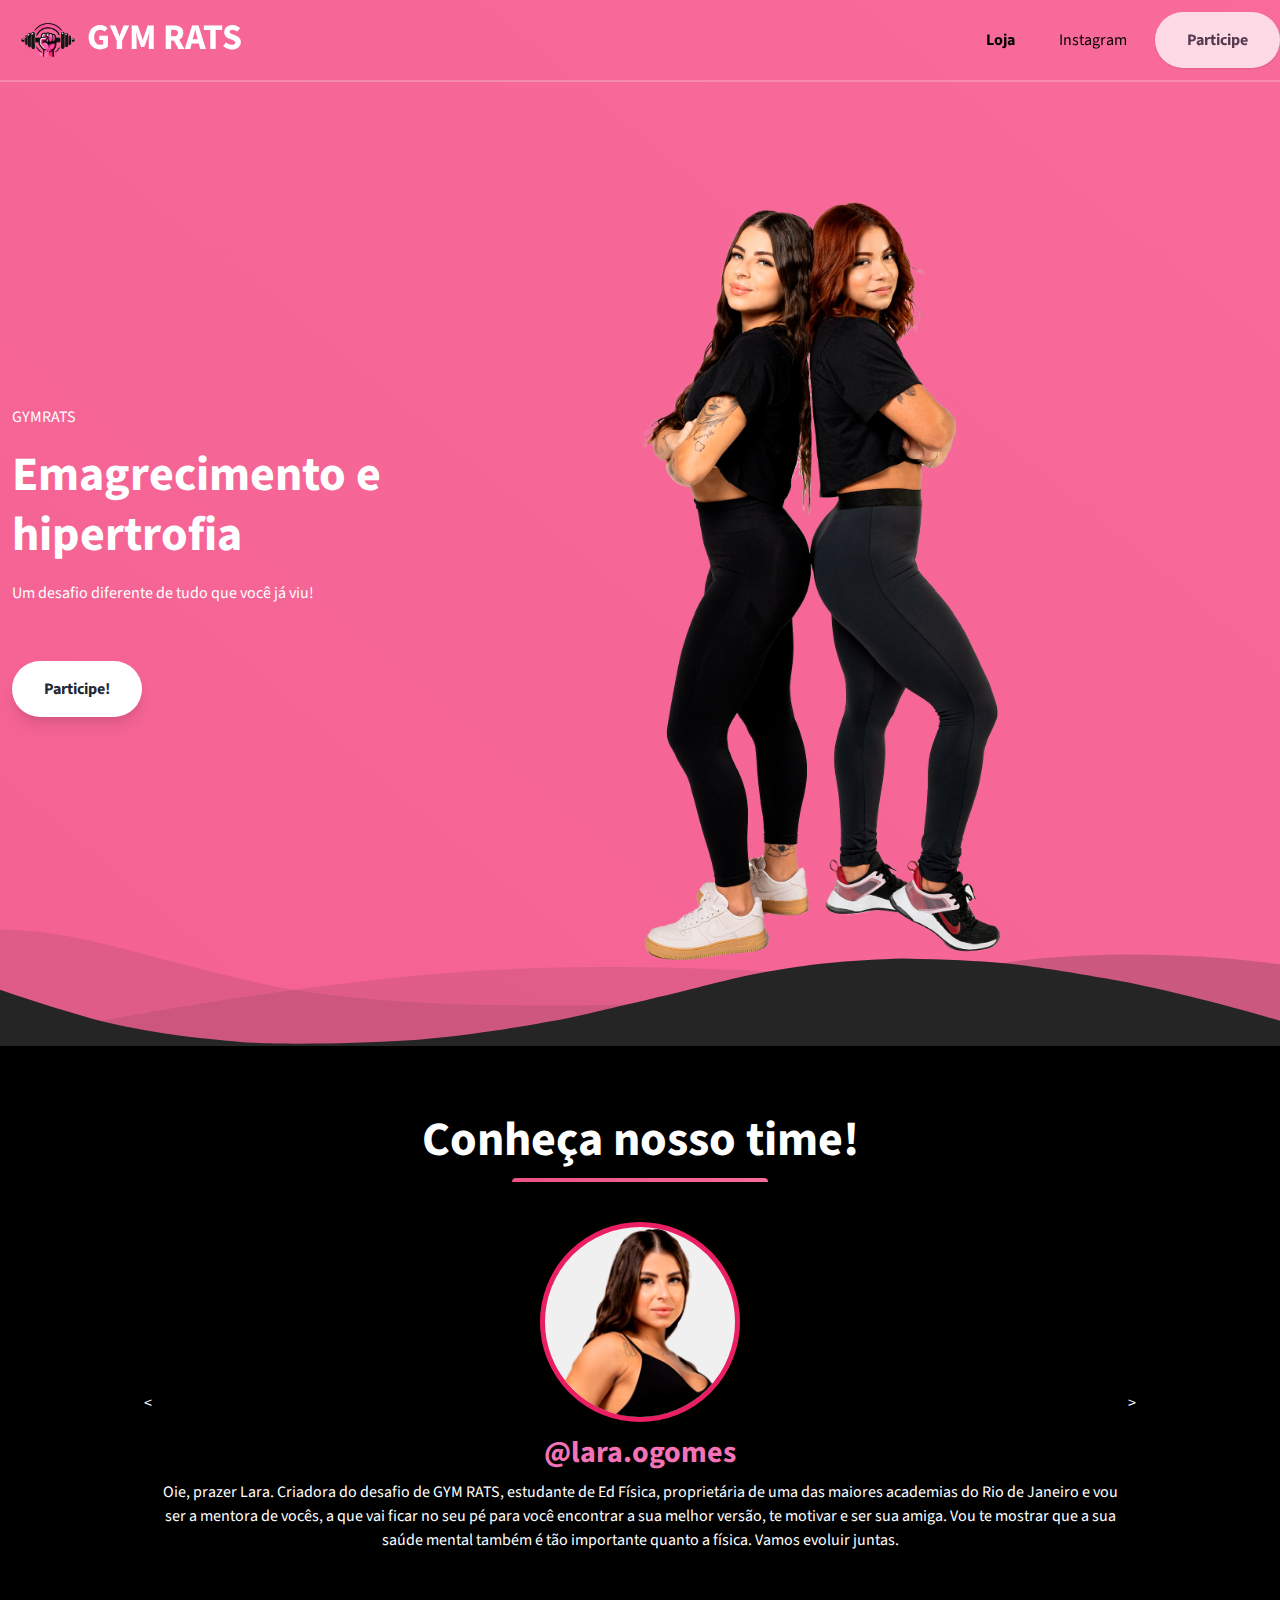
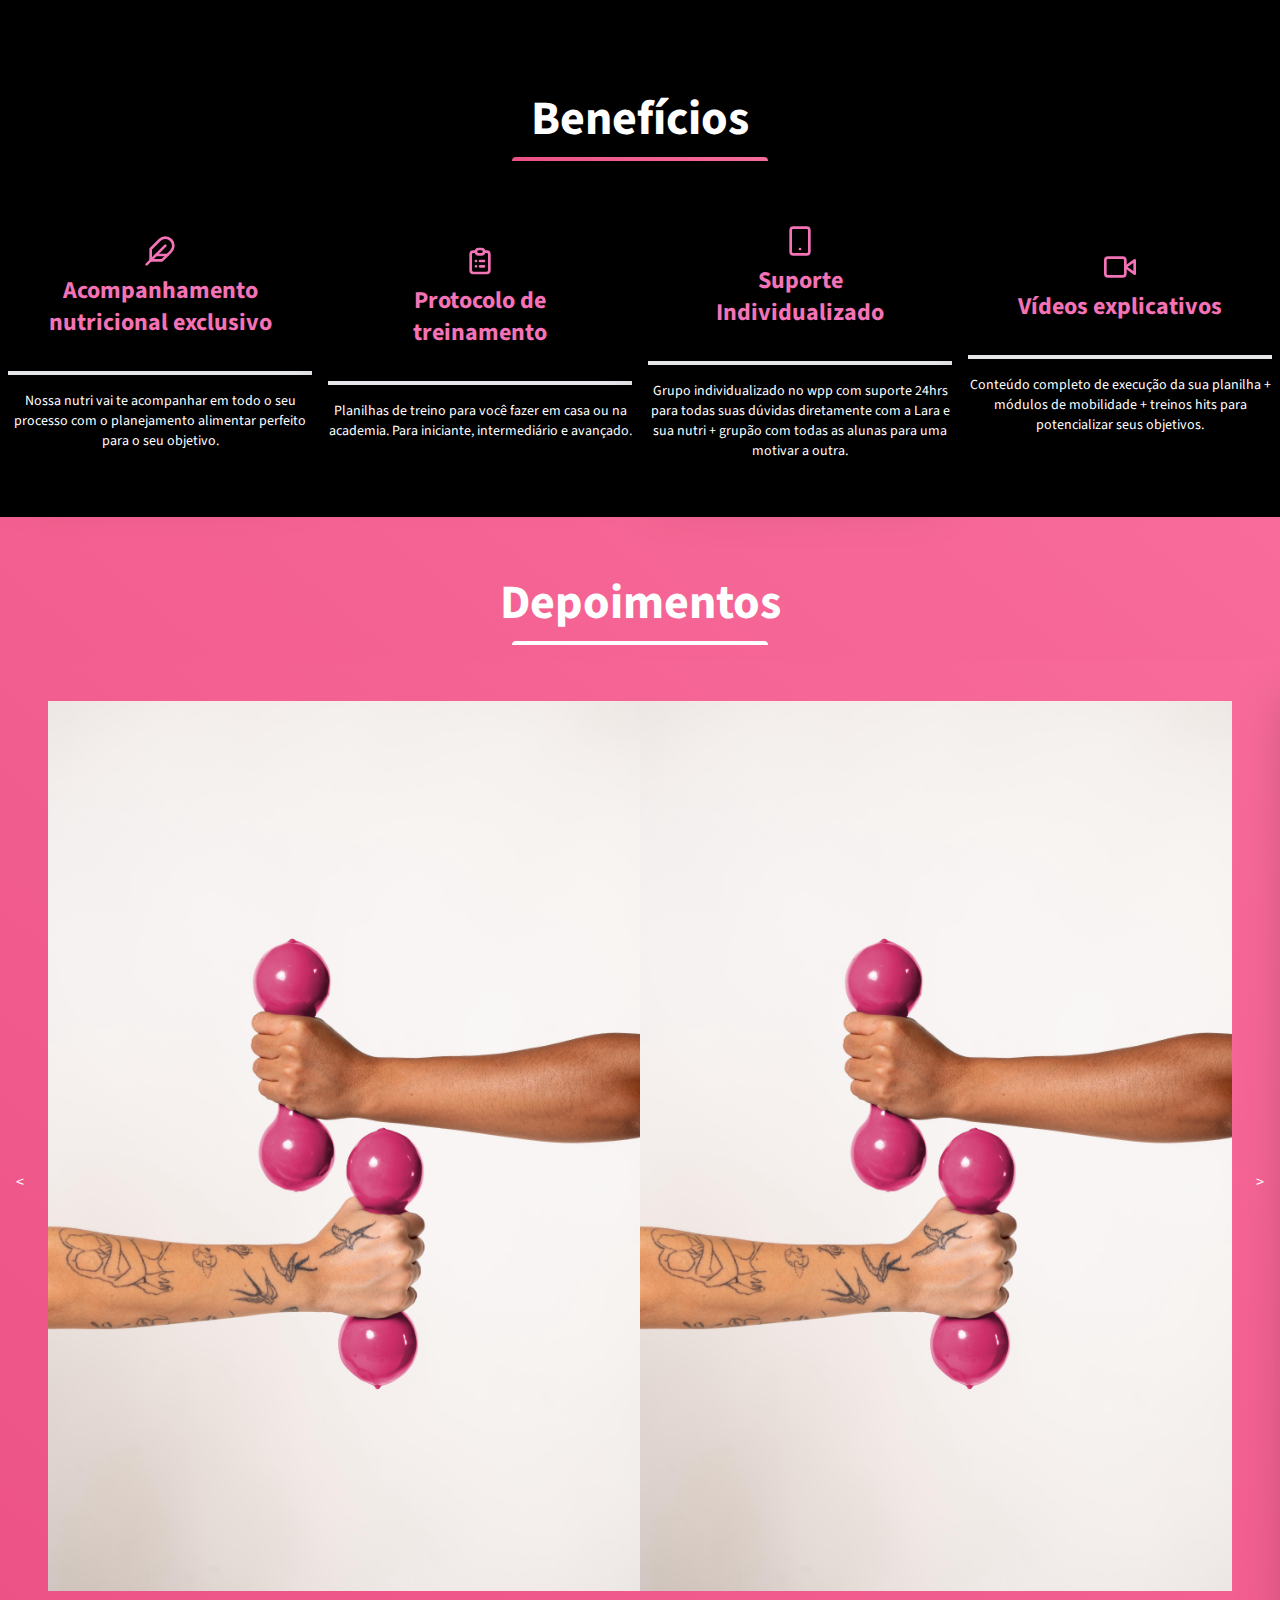
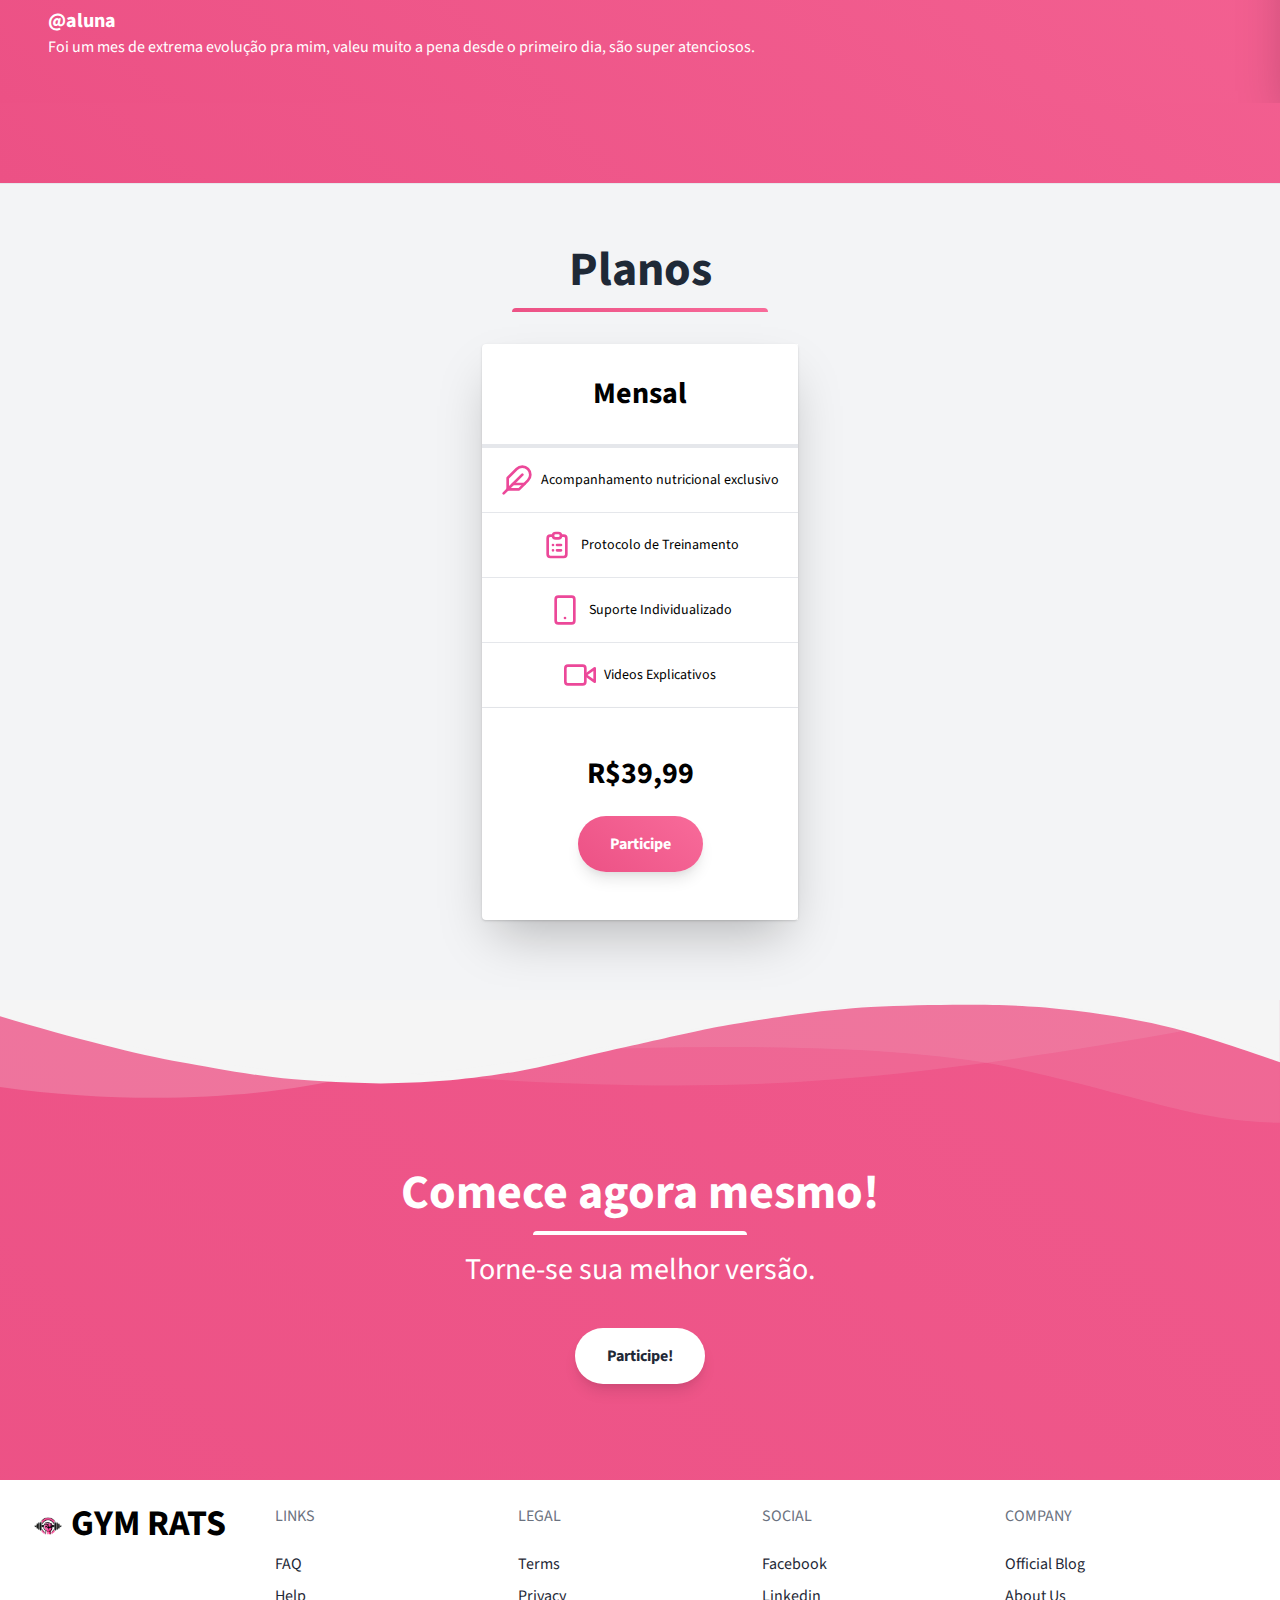
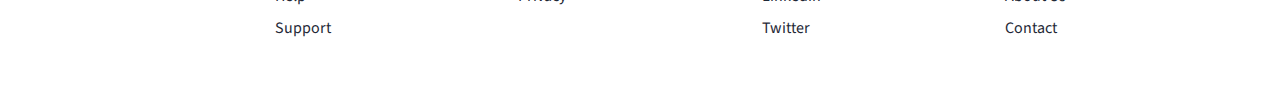
<file: index backup.html>
<html lang="pt-BR">
  <head>
    <meta charset="UTF-8">
    <meta name="viewport" content="width=device-width, initial-scale=1.0">
    <meta http-equiv="X-UA-Compatible" content="ie=edge">
    <title>
      Desafio GymRats
    </title>
    <meta name="description" content="GymRats">
    <meta name="keywords" content="">
    <meta name="author" content="">
    <link rel="stylesheet" href="./tailwind.css">
    <link rel="stylesheet" href="./styles.css">
    <script src="https://unpkg.com/swiper/swiper-bundle.min.js"></script>

    <!--Replace with your tailwind.css once created-->
    <link href="https://fonts.googleapis.com/css?family=Source+Sans+Pro:400,700" rel="stylesheet">
    <!-- Define your gradient here - use online tools to find a gradient matching your branding-->
    <style>
      .gradient {
        background: linear-gradient(220deg, #f86b9a 0%, #ec5185  100%);
      }
      .modal {
        display: none;
      }
      .modal.active {
        display: flex;
      }
    </style>
  </head>
  <body class="leading-normal tracking-normal text-white gradient" style="font-family: 'Source Sans Pro', sans-serif;">
    
    <!--Nav-->
    <nav id="header" class="fixed w-full z-30 top-0 text-white">
      <div class="w-full container mx-auto flex flex-wrap items-center justify-between mt-0 py-2">
        <div class="pl-4 flex items-center">
          <a class="toggleColour no-underline hover:no-underline font-bold text-2xl lg:text-4xl text-white" href="#">
            <img src="./logo.png" alt="Logo" class="h-16 inline">
            <span id="brandname" class="">GYM RATS</span>
          </a>
        </div>
        <div class="block lg:hidden pr-4">
          <button id="nav-toggle" class="flex items-center p-1 text-pink-800 hover:text-gray-900 focus:outline-none focus:shadow-outline transform transition hover:scale-105 duration-300 ease-in-out">
            <svg class="fill-current h-6 w-6" viewBox="0 0 20 20" xmlns="http://www.w3.org/2000/svg">
              <title>Menu</title>
              <path d="M0 3h20v2H0V3zm0 6h20v2H0V9zm0 6h20v2H0v-2z"></path>
            </svg>
          </button>
        </div>
        <div class="w-full flex-grow lg:flex lg:items-center lg:w-auto hidden mt-2 lg:mt-0 lg:bg-transparent text-black p-4 lg:p-0 z-20 bg-gray-100" id="nav-content">
          <ul class="list-reset lg:flex justify-end flex-1 items-center">
            <li class="mr-3">
              <a class="inline-block py-2 px-4 text-black font-bold no-underline" href="#">Loja</a>
            </li>
            <li class="mr-3">
              <a class="inline-block text-black no-underline hover:text-gray-800 hover:text-underline py-2 px-4" href="https://www.instagram.com/desafiogymrats/">Instagram</a>
            </li>
          </ul>
          <button id="navAction" class="mx-auto lg:mx-0 hover:underline font-bold rounded-full mt-4 lg:mt-0 py-4 px-8 shadow opacity-75 focus:outline-none focus:shadow-outline transform transition hover:scale-105 duration-300 ease-in-out bg-white text-gray-800">
            Participe
          </button>
        </div>
      </div>
      <hr class="border-b border-gray-100 opacity-25 my-0 py-0">
    </nav>
    <!--Hero-->
    <div class="pt-24 z-10">
      <div class="container px-3 mx-auto flex flex-wrap flex-col md:flex-row items-center">
        <!--Left Col-->
        <div class="flex flex-col w-full md:w-2/5 justify-center items-start text-center md:text-left">
          <p class="uppercase tracking-loose w-full">GymRats</p>
          <h1 class="my-4 text-5xl font-bold leading-tight">
            Emagrecimento e hipertrofia         
         </h1>
          <p class="mx-auto lg:mx-0 leading-normal text-1xl mb-8">
            Um desafio diferente de tudo que você já viu!
          </p>
          <button class="mx-auto lg:mx-0 hover:underline bg-white text-gray-800 font-bold rounded-full my-6 py-4 px-8 shadow-lg focus:outline-none focus:shadow-outline transform transition hover:scale-105 duration-300 ease-in-out">
            Participe!
          </button>
        </div>
        <!--Right Col-->
        <div class="w-full md:w-3/5 py-6 text-center z-10">
          <img class="w-full md:w-4/5 z-10" src="imagem2.png">
        </div>
      </div>
    </div>
    <div class="relative z-0 -mt-40 g:-mt-104">
        <svg viewBox="0 0 1428 174" version="1.1" xmlns="http://www.w3.org/2000/svg" xmlns:xlink="http://www.w3.org/1999/xlink">
            <g stroke="none" stroke-width="1" fill="none" fill-rule="evenodd">
                <g transform="translate(-2.000000, 44.000000)" fill="#252525" fill-rule="nonzero">
                    <path d="M0,0 C90.7283404,0.927527913 147.912752,27.187927 291.910178,59.9119003 C387.908462,81.7278826 543.605069,89.334785 759,82.7326078 C469.336065,156.254352 216.336065,153.6679 0,74.9732496" opacity="0.100000001"></path>
            <path d="M100,104.708498 C277.413333,72.2345949 426.147877,52.5246657 546.203633,45.5787101 C666.259389,38.6327546 810.524845,41.7979068 979,55.0741668 C931.069965,56.122511 810.303266,74.8455141 616.699903,111.243176 C423.096539,147.640838 250.863238,145.462612 100,104.708498 Z" opacity="0.100000001"></path>
            <path d="M1046,51.6521276 C1130.83045,29.328812 1279.08318,17.607883 1439,40.1656806 L1439,120 C1271.17211,77.9435312 1140.17211,55.1609071 1046,51.6521276 Z" id="Path-4" opacity="0.200000003"></path>
        </g>
        <g transform="translate(-4.000000, 76.000000)" fill="#252525" fill-rule="nonzero">
            <path d="M0.457,34.035 C57.086,53.198 98.208,65.809 123.822,71.865 C181.454,85.495 234.295,90.29 272.033,93.459 C311.355,96.759 396.635,95.801 461.025,91.663 C486.76,90.01 518.727,86.372 556.926,80.752 C595.747,74.596 622.372,70.008 636.799,66.991 C663.913,61.324 712.501,49.503 727.605,46.128 C780.47,34.317 818.839,22.532 856.324,15.904 C922.689,4.169 955.676,2.522 1011.185,0.432 C1060.705,1.477 1097.39,3.129 1121.236,5.387 C1161.703,9.219 1208.621,17.821 1235.4,22.304 C1285.855,30.748 1354.351,47.432 1440.886,72.354 L1441.191,104.352 L1.121,104.031 L0.457,34.035 Z"></path>
        </g>
    </g>
</svg>
</div>
<section class="bg-black border-b py-8">
    <div class="shadow-lg max-w-5xl mx-auto m-8">
        <h2 class="w-full my-2 text-5xl font-bold leading-tight text-center text-white-400">
            Conheça nosso time!
        </h2>
        <div class="w-full mb-4">
            <div class="h-1 mx-auto gradient w-64 opacity-100 my-0 py-0 rounded-t"></div>
        </div>
        <div class="relative w-full overflow-hidden">
            <div class="flex slide transition-transform duration-300 ease-in-out" style="transform: translateX(0%);">
                <!-- Instrutor 1 -->
                <div class="w-full flex-shrink-0 p-6 flex flex-col items-center">
                    <div class="instructor-image mb-4">
                        <img src="./LaraMini.png" alt="Lara">
                    </div>
                    <div class="text-center">
                        <h3 class="text-3xl text-pink-400 font-bold leading-none mb-3">
                            @lara.ogomes
                        </h3>
                        <p class="text-white-600 mb-8">
                            Oie, prazer Lara. Criadora do desafio de GYM RATS, estudante de Ed Física, proprietária de uma das maiores academias do Rio de Janeiro e vou ser a mentora de vocês, a que vai ficar no seu pé para você encontrar a sua melhor versão, te motivar e ser sua amiga. Vou te mostrar que a sua saúde mental também é tão importante quanto a física. Vamos evoluir juntas.
                        </p>
                    </div>
                </div>
                <!-- Instrutor 2 -->
                <div class="w-full flex-shrink-0 p-6 flex flex-col items-center">
                    <div class="instructor-image mb-4">
                        <img src="./LaraMini.png" alt="Lara">
                    </div>
                    <div class="text-center">
                        <h3 class="text-3xl text-pink-400 font-bold leading-none mb-3">
                            @lara.ogomes
                        </h3>
                        <p class="text-white-600 mb-8">
                            Oie, prazer Lara. Criadora do desafio de GYM RATS, estudante de Ed Física, proprietária de uma das maiores academias do Rio de Janeiro e vou ser a mentora de vocês, a que vai ficar no seu pé para você encontrar a sua melhor versão, te motivar e ser sua amiga. Vou te mostrar que a sua saúde mental também é tão importante quanto a física. Vamos evoluir juntas.
                        </p>
                    </div>
                </div>
                <!-- Instrutor 3 -->
                <div class="w-full flex-shrink-0 p-6 flex flex-col items-center">
                    <div class="instructor-image mb-4">
                        <img src="./LaraMini.png" alt="Lara">
                    </div>
                    <div class="text-center">
                        <h3 class="text-3xl text-pink-400 font-bold leading-none mb-3">
                            @lara.ogomes
                        </h3>
                        <p class="text-white-600 mb-8">
                            Oie, prazer Lara. Criadora do desafio de GYM RATS, estudante de Ed Física, proprietária de uma das maiores academias do Rio de Janeiro e vou ser a mentora de vocês, a que vai ficar no seu pé para você encontrar a sua melhor versão, te motivar e ser sua amiga. Vou te mostrar que a sua saúde mental também é tão importante quanto a física. Vamos evoluir juntas.
                        </p>
                    </div>
                </div>
            </div>
            <button id="prev" class="absolute top-1/2 left-0 transform -translate-y-1/2 text-white px-4 py-2">&lt;</button>
            <button id="next" class="absolute top-1/2 right-0 transform -translate-y-1/2 text-white px-4 py-2">&gt;</button>
        </div>
    </div>
</section>
<div class="relative z-0 -mt-10 g:-mt-10">
       
</div>
<section class="bg-black py-8">
    <div class="container mx-auto px-2 pt-4 pb-12 text-gray-800">
        <h2 class="w-full my-2 text-5xl font-bold leading-tight text-center text-white">
            Benefícios
        </h2>
        <div class="w-full mb-4">
            <div class="h-1 mx-auto gradient w-64 opacity-100 my-0 py-0 rounded-t"></div>
        </div>
        <div class="flex flex-col lg:flex-row justify-center items-center lg:space-x-4">
            <!-- Card 1 -->
            <div class="shadow-2xl flex-col w-full lg:w-1/4 mx-auto lg:mx-0 bg-black mt-4">
                <div class="flex-1 bg-black text-white overflow-hidden shadow">
                    <div class="p-8 text-2xl font-bold text-center border-b-4 text-pink-400">
                        <svg class="h-8 w-8 text-pink-400 inline-block mb-2" viewBox="0 0 24 24" fill="none" stroke="currentColor" stroke-width="2" stroke-linecap="round" stroke-linejoin="round">
                            <path d="M20.24 12.24a6 6 0 0 0-8.49-8.49L5 10.5V19h8.5z" />
                            <line x1="16" y1="8" x2="2" y2="22" />
                            <line x1="17.5" y1="15" x2="9" y2="15" />
                        </svg>
                        <p>Acompanhamento nutricional exclusivo</p>
                    </div>
                    <ul class="w-full text-center text-sm">
                        <li class="py-4 text-white">Nossa nutri vai te acompanhar em todo o seu processo com o planejamento alimentar perfeito para o seu objetivo.</li>
                    </ul>
                </div>
            </div>
            <!-- Card 2 -->
            <div class="shadow-2xl flex-col w-full lg:w-1/4 mx-auto lg:mx-0 bg-black mt-4">
                <div class="flex-1 bg-black text-white overflow-hidden shadow">
                    <div class="p-8 text-2xl font-bold text-center border-b-4 text-pink-400">
                        <svg class="h-8 w-8 text-pink-400 inline-block mb-2" fill="none" viewBox="0 0 24 24" stroke="currentColor">
                            <path stroke-linecap="round" stroke-linejoin="round" stroke-width="2" d="M9 5H7a2 2 0 00-2 2v12a2 2 0 002 2h10a2 2 0 002-2V7a2 2 0 00-2-2h-2M9 5a2 2 0 002 2h2a2 2 0 002-2M9 5a2 2 0 012-2h2a2 2 0 012 2m-3 7h3m-3 4h3m-6-4h.01M9 16h.01"/>
                        </svg>
                        <p>Protocolo de treinamento</p>
                    </div>
                    <ul class="w-full text-center text-sm">
                        <li class="py-4 text-white">Planilhas de treino para você fazer em casa ou na academia. Para iniciante, intermediário e avançado.</li>
                    </ul>
                </div>
            </div>
            <!-- Card 3 -->
            <div class="shadow-2xl flex-col w-full lg:w-1/4 mx-auto lg:mx-0 bg-black mt-4">
                <div class="flex-1 bg-black text-white overflow-hidden shadow">
                    <div class="p-8 text-2xl font-bold text-center border-b-4 text-pink-400">
                        <svg class="h-8 w-8 text-pink-400 inline-block mb-2" viewBox="0 0 24 24" fill="none" stroke="currentColor" stroke-width="2" stroke-linecap="round" stroke-linejoin="round">
                            <rect x="5" y="2" width="14" height="20" rx="2" ry="2" />
                            <line x1="12" y1="18" x2="12.01" y2="18" />
                        </svg>
                        <p>Suporte Individualizado</p>
                    </div>
                    <ul class="w-full text-center text-sm">
                        <li class="py-4 text-white">Grupo individualizado no wpp com suporte 24hrs para todas suas dúvidas diretamente com a Lara e sua nutri + grupão com todas as alunas para uma motivar a outra.</li>
                    </ul>
                </div>
            </div>
            <!-- Card 4 -->
            <div class="shadow-2xl flex-col w-full lg:w-1/4 mx-auto lg:mx-0 bg-black mt-4">
                <div class="flex-1 bg-black text-white overflow-hidden shadow">
                    <div class="p-8 text-2xl font-bold text-center border-b-4 text-pink-400">
                        <svg class="h-8 w-8 text-pink-400 inline-block mb-2" viewBox="0 0 24 24" fill="none" stroke="currentColor" stroke-width="2" stroke-linecap="round" stroke-linejoin="round">
                            <polygon points="23 7 16 12 23 17 23 7" />
                            <rect x="1" y="5" width="15" height="14" rx="2" ry="2" />
                        </svg>
                        <p>Vídeos explicativos</p>
                    </div>
                    <ul class="w-full text-center text-sm">
                        <li class="py-4 text-white">Conteúdo completo de execução da sua planilha + módulos de mobilidade + treinos hits para potencializar seus objetivos.</li>
                    </ul>
                </div>
            </div>
        </div>
    </div>
</section>



    <div class="relative z-0 -mt-10 g:-mt-10">
       
      </div>
   
      <section class="gradient border-b py-8">
        <div class="container mx-auto pt-4 pb-12">
          <h2 class="w-full my-2 text-5xl font-bold leading-tight text-center text-white-800">
            Depoimentos
          </h2>
          <div class="w-full mb-4">
            <div class="h-1 mx-auto bg-white w-64 opacity-100 my-0 py-0 rounded-t"></div>
          </div>
      
          <div class="relative w-full overflow-hidden">
            <div class="flex slide" style="transform: translateX(0%);">
              <!-- Depoimento 1 -->
              <div class="slide-item w-full flex-shrink-0">
                <div class="content gradient shadow-2xl overflow-hidden p-6">
                  <div class="flex rounded justify-center w-full px-6 py-4">
                    <div class="image-container">
                      <img src="./hero.JPG" alt="Antes">
                    </div>
                    <div class="image-container">
                      <img src="./hero.JPG" alt="Depois">
                    </div>
                  </div>
                  <div class="w-auto font-bold text-xl text-white-400 px-6">
                    @aluna
                  </div>
                  <p class="text-white-800 text-base px-6 mb-5">
                    Foi um mes de extrema evolução pra mim, valeu muito a pena desde o primeiro dia, são super atenciosos.
                  </p>
                </div>
              </div>
              <!-- Repita os itens de slide para cada depoimento -->
              <div class="slide-item w-full flex-shrink-0">
                <div class="content gradient shadow-2xl overflow-hidden p-6">
                  <div class="flex rounded justify-center w-full px-6 py-4">
                    <div class="image-container">
                      <img src="./hero.JPG" alt="Antes">
                    </div>
                    <div class="image-container">
                      <img src="./hero.JPG" alt="Depois">
                    </div>
                  </div>
                  <div class="w-auto font-bold text-xl text-white-400 px-6">
                    @aluna2
                  </div>
                  <p class="text-white-800 text-base px-6 mb-5">
                    Depoimento da aluna 2.
                  </p>
                </div>
              </div>
              <!-- Adicione mais slide-items conforme necessário -->
            </div>
            <button id="prev" class="absolute top-1/2 left-0 transform -translate-y-1/2 text-white px-4 py-2">&lt;</button>
            <button id="next" class="absolute top-1/2 right-0 transform -translate-y-1/2 text-white px-4 py-2">&gt;</button>
          </div>
        </div>
      </section>
      

    <!-- Modal Structure -->
    <div id="modal" class="fixed top-0 left-0 w-full h-full bg-black bg-opacity-75 hidden items-center justify-center z-50">
      <div class="bg-white w-11/12 md:max-w-3xl mx-auto rounded shadow-lg z-50 overflow-y-auto">
        <div class="py-4 text-left px-6">
          <div class="flex justify-between items-center pb-3">
            <p class="text-2xl font-bold">Video Testemunhal</p>
            <div class="modal-close cursor-pointer z-50" onclick="closeModal()">
              <svg class="fill-current text-black" xmlns="http://www.w3.org/2000/svg" width="18" height="18" viewBox="0 0 18 18">
                <path d="M14.53 3.47a.75.75 0 0 0-1.06 0L9 7.94 4.53 3.47a.75.75 0 0 0-1.06 1.06L7.94 9l-4.47 4.47a.75.75 0 1 0 1.06 1.06L9 10.06l4.47 4.47a.75.75 0 1 0 1.06-1.06L10.06 9l4.47-4.47a.75.75 0 0 0 0-1.06z"></path>
              </svg>
            </div>
          </div>
          <div id="videoContainer" class="w-full">
            <!-- Video Iframe will be injected here -->
          </div>
        </div>
      </div>
    </div>
    
      
      
<section class="bg-gray-100 py-8">
    <div class="container mx-auto px-2 pt-4 pb-12 text-gray-800">
      <h2 class="w-full my-2 text-5xl font-bold leading-tight text-center text-gray-800">
        Planos
      </h2>
      <div class="w-full mb-4">
        <div class="h-1 mx-auto gradient w-64 opacity-100 my-0 py-0 rounded-t"></div>
      </div>
      <div class="flex justify-center">
        <div class="shadow-2xl flex-col w-5/6 lg:w-1/4 mx-auto lg:mx-0 rounded-none lg:rounded-l-lg bg-white mt-4">
          <div class="flex-1 bg-white text-black rounded-t rounded-b-none overflow-hidden shadow">
            <div class="p-8 text-3xl font-bold text-center border-b-4">
              Mensal
            </div>
            <ul class="w-full text-center text-sm">
              <li class="border-b py-4 flex items-center justify-center">
                <svg class="h-8 w-8 text-pink-500 mr-2" viewBox="0 0 24 24" fill="none" stroke="currentColor" stroke-width="2" stroke-linecap="round" stroke-linejoin="round">
                  <path d="M20.24 12.24a6 6 0 0 0-8.49-8.49L5 10.5V19h8.5z" />
                  <line x1="16" y1="8" x2="2" y2="22" />
                  <line x1="17.5" y1="15" x2="9" y2="15" />
                </svg>
                Acompanhamento nutricional exclusivo
              </li>
              <li class="border-b py-4 flex items-center justify-center">
                <svg class="h-8 w-8 text-pink-500 mr-2" fill="none" viewBox="0 0 24 24" stroke="currentColor">
                  <path stroke-linecap="round" stroke-linejoin="round" stroke-width="2" d="M9 5H7a2 2 0 00-2 2v12a2 2 0 002 2h10a2 2 0 002-2V7a2 2 0 00-2-2h-2M9 5a2 2 0 002 2h2a2 2 0 002-2M9 5a2 2 0 012-2h2a2 2 0 012 2m-3 7h3m-3 4h3m-6-4h.01M9 16h.01"/>
                </svg>
                Protocolo de Treinamento
              </li>
              <li class="border-b py-4 flex items-center justify-center">
                <svg class="h-8 w-8 text-pink-500 mr-2" viewBox="0 0 24 24" fill="none" stroke="currentColor" stroke-width="2" stroke-linecap="round" stroke-linejoin="round">
                  <rect x="5" y="2" width="14" height="20" rx="2" ry="2" />
                  <line x1="12" y1="18" x2="12.01" y2="18" />
                </svg>
                Suporte Individualizado
              </li>
              <li class="border-b py-4 flex items-center justify-center">
                <svg class="h-8 w-8 text-pink-500 mr-2" viewBox="0 0 24 24" fill="none" stroke="currentColor" stroke-width="2" stroke-linecap="round" stroke-linejoin="round">
                  <polygon points="23 7 16 12 23 17 23 7" />
                  <rect x="1" y="5" width="15" height="14" rx="2" ry="2" />
                </svg>
                Videos Explicativos
              </li>
            </ul>
          </div>
          <div class="flex-none mt-auto bg-white rounded-b rounded-t-none overflow-hidden shadow p-6">
            <div class="w-full pt-6 text-3xl text-black font-bold text-center">
              R$39,99
              <span class="text-base"> </span>
            </div>
            <div class="flex items-center justify-center">
              <button class="mx-auto lg:mx-0 hover:underline gradient text-white font-bold rounded-full my-6 py-4 px-8 shadow-lg focus:outline-none focus:shadow-outline transform transition hover:scale-105 duration-300 ease-in-out">
                Participe
              </button>
            </div>
          </div>
        </div>
      </div>
    </div>
  </section>

      
    <!-- Change the colour #f8fafc to match the previous section colour -->
    <svg class="wave-top" viewBox="0 0 1439 147" version="1.1" xmlns="http://www.w3.org/2000/svg" xmlns:xlink="http://www.w3.org/1999/xlink">
      <g stroke="none" stroke-width="1" fill="none" fill-rule="evenodd">
        <g transform="translate(-1.000000, -14.000000)" fill-rule="nonzero">
          <g class="wave" fill="#F5F5F5">
            <path d="M1440,84 C1383.555,64.3 1342.555,51.3 1317,45 C1259.5,30.824 1206.707,25.526 1169,22 C1129.711,18.326 1044.426,18.475 980,22 C954.25,23.409 922.25,26.742 884,32 C845.122,37.787 818.455,42.121 804,45 C776.833,50.41 728.136,61.77 713,65 C660.023,76.309 621.544,87.729 584,94 C517.525,105.104 484.525,106.438 429,108 C379.49,106.484 342.823,104.484 319,102 C278.571,97.783 231.737,88.736 205,84 C154.629,75.076 86.296,57.743 0,32 L0,0 L1440,0 L1440,84 Z"></path>
          </g>
          <g transform="translate(1.000000, 15.000000)" fill="#F5F5F5">
            <g transform="translate(719.500000, 68.500000) rotate(-180.000000) translate(-719.500000, -68.500000) ">
              <path d="M0,0 C90.7283404,0.927527913 147.912752,27.187927 291.910178,59.9119003 C387.908462,81.7278826 543.605069,89.334785 759,82.7326078 C469.336065,156.254352 216.336065,153.6679 0,74.9732496" opacity="0.100000001"></path>
              <path d="M100,104.708498 C277.413333,72.2345949 426.147877,52.5246657 546.203633,45.5787101 C666.259389,38.6327546 810.524845,41.7979068 979,55.0741668 C931.069965,56.122511 810.303266,74.8455141 616.699903,111.243176 C423.096539,147.640838 250.863238,145.462612 100,104.708498 Z" opacity="0.100000001"></path>
              <path d="M1046,51.6521276 C1130.83045,29.328812 1279.08318,17.607883 1439,40.1656806 L1439,120 C1271.17211,77.9435312 1140.17211,55.1609071 1046,51.6521276 Z" opacity="0.200000003"></path>
            </g>
          </g>
        </g>
      </g>
    </svg>
 
    <section class="container mx-auto text-center py-6 mb-12">
      <h2 class="w-full my-2 text-5xl font-bold leading-tight text-center text-white">
        Comece agora mesmo!
      </h2>
      <div class="w-full mb-4">
        <div class="h-1 mx-auto bg-white w-1/6 opacity-100 my-0 py-0 rounded-t"></div>
      </div>
      <h3 class="my-4 text-3xl leading-tight">
        Torne-se sua melhor versão.

      </h3>
      <button class="mx-auto lg:mx-0 hover:underline bg-white text-gray-800 font-bold rounded-full my-6 py-4 px-8 shadow-lg focus:outline-none focus:shadow-outline transform transition hover:scale-105 duration-300 ease-in-out">
        Participe!
      </button>
    </section>
    <!--Footer-->
    <footer class="bg-white">
      <div class="container mx-auto px-8">
        <div class="w-full flex flex-col md:flex-row py-6">
          <div class="flex-1 mb-6 text-black">
            <a class="text-black no-underline hover:no-underline font-bold text-2xl lg:text-4xl" href="#">
              <img src="./logo.png" alt="Logo" class="h-8 fill-current inline"> GYM RATS
            </a>
          </div>
          <div class="flex-1">
            <p class="uppercase text-gray-500 md:mb-6">Links</p>
            <ul class="list-reset mb-6">
              <li class="mt-2 inline-block mr-2 md:block md:mr-0">
                <a href="#" class="no-underline hover:underline text-gray-800 hover:text-pink-500">FAQ</a>
              </li>
              <li class="mt-2 inline-block mr-2 md:block md:mr-0">
                <a href="#" class="no-underline hover:underline text-gray-800 hover:text-pink-500">Help</a>
              </li>
              <li class="mt-2 inline-block mr-2 md:block md:mr-0">
                <a href="#" class="no-underline hover:underline text-gray-800 hover:text-pink-500">Support</a>
              </li>
            </ul>
          </div>
          <div class="flex-1">
            <p class="uppercase text-gray-500 md:mb-6">Legal</p>
            <ul class="list-reset mb-6">
              <li class="mt-2 inline-block mr-2 md:block md:mr-0">
                <a href="#" class="no-underline hover:underline text-gray-800 hover:text-pink-500">Terms</a>
              </li>
              <li class="mt-2 inline-block mr-2 md:block md:mr-0">
                <a href="#" class="no-underline hover:underline text-gray-800 hover:text-pink-500">Privacy</a>
              </li>
            </ul>
          </div>
          <div class="flex-1">
            <p class="uppercase text-gray-500 md:mb-6">Social</p>
            <ul class="list-reset mb-6">
              <li class="mt-2 inline-block mr-2 md:block md:mr-0">
                <a href="#" class="no-underline hover:underline text-gray-800 hover:text-pink-500">Facebook</a>
              </li>
              <li class="mt-2 inline-block mr-2 md:block md:mr-0">
                <a href="#" class="no-underline hover:underline text-gray-800 hover:text-pink-500">Linkedin</a>
              </li>
              <li class="mt-2 inline-block mr-2 md:block md:mr-0">
                <a href="#" class="no-underline hover:underline text-gray-800 hover:text-pink-500">Twitter</a>
              </li>
            </ul>
          </div>
          <div class="flex-1">
            <p class="uppercase text-gray-500 md:mb-6">Company</p>
            <ul class="list-reset mb-6">
              <li class="mt-2 inline-block mr-2 md:block md:mr-0">
                <a href="#" class="no-underline hover:underline text-gray-800 hover:text-pink-500">Official Blog</a>
              </li>
              <li class="mt-2 inline-block mr-2 md:block md:mr-0">
                <a href="#" class="no-underline hover:underline text-gray-800 hover:text-pink-500">About Us</a>
              </li>
              <li class="mt-2 inline-block mr-2 md:block md:mr-0">
                <a href="#" class="no-underline hover:underline text-gray-800 hover:text-pink-500">Contact</a>
              </li>
            </ul>
          </div>
        </div>
      </div>
      <a href="https://www.freepik.com/free-photos-vectors/background" class="text-gray-500"></a>
    </footer>
    <!-- jQuery if you need it
  <script src="https://cdnjs.cloudflare.com/ajax/libs/jquery/3.3.1/jquery.min.js"></script>
  -->
    <script>
      var scrollpos = window.scrollY;
      var header = document.getElementById("header");
      var navcontent = document.getElementById("nav-content");
      var navaction = document.getElementById("navAction");
      var brandname = document.getElementById("brandname");
      var toToggle = document.querySelectorAll(".toggleColour");

      document.addEventListener("scroll", function () {
        /*Apply classes for slide in bar*/
        scrollpos = window.scrollY;

        if (scrollpos > 10) {
          header.classList.add("bg-white");
          navaction.classList.remove("bg-white");
          navaction.classList.add("gradient");
          navaction.classList.remove("text-gray-800");
          navaction.classList.add("text-white");
          brandname.classList.add("text-pink-600");

          //Use to switch toggleColour colours
          for (var i = 0; i < toToggle.length; i++) {
            toToggle[i].classList.add("text-gray-800");
            toToggle[i].classList.remove("text-white");
          }
          header.classList.add("shadow");
          navcontent.classList.remove("bg-gray-100");
          navcontent.classList.add("bg-white");
        } else {
          header.classList.remove("bg-white");
          navaction.classList.remove("gradient");
          navaction.classList.add("bg-white");
          navaction.classList.remove("text-white");
          navaction.classList.add("text-gray-800");
          brandname.classList.remove("text-white");
          brandname.classList.remove("text-pink-600");
          //Use to switch toggleColour colours
          for (var i = 0; i < toToggle.length; i++) {
            toToggle[i].classList.add("text-white");
            toToggle[i].classList.remove("text-gray-800");
          }

          header.classList.remove("shadow");
          navcontent.classList.remove("bg-white");
          navcontent.classList.add("bg-gray-100");
        }
      });
      document.addEventListener("DOMContentLoaded", function () {
  const modal = document.getElementById("modal");
  const videoContainer = document.getElementById("videoContainer");

  function openModal(videoId) {
    const videoSrc = {
      video1: "https://www.youtube.com/embed/eKL3TceSxvk?si=qaESR3zj6gZF4fBC",
      video2: "https://www.youtube.com/embed/eKL3TceSxvk?si=qaESR3zj6gZF4fBC",
      video3: "https://www.youtube.com/embed/eKL3TceSxvk?si=qaESR3zj6gZF4fBC",
    };

    videoContainer.innerHTML = `<iframe src="${videoSrc[videoId]}" width="100%" height="400" frameborder="0" allow="autoplay; fullscreen" allowfullscreen></iframe>`;
    modal.classList.add("active");
  }

  function closeModal() {
    modal.classList.remove("active");
    videoContainer.innerHTML = "";
  }

  // Bind click events to open buttons
  document.querySelectorAll("[data-modal-trigger]").forEach((button) => {
    button.addEventListener("click", function () {
      openModal(this.dataset.modalTrigger);
    });
  });

  // Bind click event to close button
  document.querySelectorAll("[data-modal-close]").forEach((button) => {
    button.addEventListener("click", closeModal);
  });

  // Close modal when clicking outside of modal content
  modal.addEventListener("click", function (e) {
    if (e.target === modal) {
      closeModal();
    }
  });
});
    </script>
    <script>
      /*Toggle dropdown list*/
      /*https://gist.github.com/slavapas/593e8e50cf4cc16ac972afcbad4f70c8*/

      var navMenuDiv = document.getElementById("nav-content");
      var navMenu = document.getElementById("nav-toggle");

      document.onclick = check;
      function check(e) {
        var target = (e && e.target) || (event && event.srcElement);

        //Nav Menu
        if (!checkParent(target, navMenuDiv)) {
          // click NOT on the menu
          if (checkParent(target, navMenu)) {
            // click on the link
            if (navMenuDiv.classList.contains("hidden")) {
              navMenuDiv.classList.remove("hidden");
            } else {
              navMenuDiv.classList.add("hidden");
            }
          } else {
            // click both outside link and outside menu, hide menu
            navMenuDiv.classList.add("hidden");
          }
        }
      }
      function checkParent(t, elm) {
        while (t.parentNode) {
          if (t == elm) {
            return true;
          }
          t = t.parentNode;
        }
        return false;
      }
    </script>
  <!-- Code injected by live-server -->
<script>
	// <![CDATA[  <-- For SVG support
	if ('WebSocket' in window) {
		(function () {
			function refreshCSS() {
				var sheets = [].slice.call(document.getElementsByTagName("link"));
				var head = document.getElementsByTagName("head")[0];
				for (var i = 0; i < sheets.length; ++i) {
					var elem = sheets[i];
					var parent = elem.parentElement || head;
					parent.removeChild(elem);
					var rel = elem.rel;
					if (elem.href && typeof rel != "string" || rel.length == 0 || rel.toLowerCase() == "stylesheet") {
						var url = elem.href.replace(/(&|\?)_cacheOverride=\d+/, '');
						elem.href = url + (url.indexOf('?') >= 0 ? '&' : '?') + '_cacheOverride=' + (new Date().valueOf());
					}
					parent.appendChild(elem);
				}
			}
			var protocol = window.location.protocol === 'http:' ? 'ws://' : 'wss://';
			var address = protocol + window.location.host + window.location.pathname + '/ws';
			var socket = new WebSocket(address);
			socket.onmessage = function (msg) {
				if (msg.data == 'reload') window.location.reload();
				else if (msg.data == 'refreshcss') refreshCSS();
			};
			if (sessionStorage && !sessionStorage.getItem('IsThisFirstTime_Log_From_LiveServer')) {
				console.log('Live reload enabled.');
				sessionStorage.setItem('IsThisFirstTime_Log_From_LiveServer', true);
			}
		})();
	}
	else {
		console.error('Upgrade your browser. This Browser is NOT supported WebSocket for Live-Reloading.');
	}
	// ]]>
</script>

<script>
    const slideContainers = document.querySelectorAll('.slide');
    slideContainers.forEach(slideContainer => {
      const slides = slideContainer.children;
      const prevButton = slideContainer.parentElement.querySelector('#prev');
      const nextButton = slideContainer.parentElement.querySelector('#next');
      let currentIndex = 0;
  
      function showSlide(index) {
        slideContainer.style.transform = `translateX(${-index * 100}%)`;
      }
  
      prevButton.addEventListener('click', () => {
        currentIndex = (currentIndex > 0) ? currentIndex - 1 : slides.length - 1;
        showSlide(currentIndex);
      });
  
      nextButton.addEventListener('click', () => {
        currentIndex = (currentIndex < slides.length - 1) ? currentIndex + 1 : 0;
        showSlide(currentIndex);
      });
  
      showSlide(currentIndex);
    });
  </script>
  


<!-- Code injected by live-server -->
<script>
	// <![CDATA[  <-- For SVG support
	if ('WebSocket' in window) {
		(function () {
			function refreshCSS() {
				var sheets = [].slice.call(document.getElementsByTagName("link"));
				var head = document.getElementsByTagName("head")[0];
				for (var i = 0; i < sheets.length; ++i) {
					var elem = sheets[i];
					var parent = elem.parentElement || head;
					parent.removeChild(elem);
					var rel = elem.rel;
					if (elem.href && typeof rel != "string" || rel.length == 0 || rel.toLowerCase() == "stylesheet") {
						var url = elem.href.replace(/(&|\?)_cacheOverride=\d+/, '');
						elem.href = url + (url.indexOf('?') >= 0 ? '&' : '?') + '_cacheOverride=' + (new Date().valueOf());
					}
					parent.appendChild(elem);
				}
			}
			var protocol = window.location.protocol === 'http:' ? 'ws://' : 'wss://';
			var address = protocol + window.location.host + window.location.pathname + '/ws';
			var socket = new WebSocket(address);
			socket.onmessage = function (msg) {
				if (msg.data == 'reload') window.location.reload();
				else if (msg.data == 'refreshcss') refreshCSS();
			};
			if (sessionStorage && !sessionStorage.getItem('IsThisFirstTime_Log_From_LiveServer')) {
				console.log('Live reload enabled.');
				sessionStorage.setItem('IsThisFirstTime_Log_From_LiveServer', true);
			}
		})();
	}
	else {
		console.error('Upgrade your browser. This Browser is NOT supported WebSocket for Live-Reloading.');
	}
	// ]]>
</script>

</body>
</html>
</file>
<file: styles.css>
.instructor-image {
    width: 200px;
    height: 200px;
    overflow: hidden;
    border-radius: 50%;
    border: 5px solid #e91e63; /* Cor rosa para o contorno */
    display: flex;
    align-items: center;
    justify-content: center;
    background-color: #f0f0f0; /* Ajuste a cor de fundo conforme necessário */
  }
  
  .instructor-image img {
    width: 100%;
    height: 100%;
    object-fit: cover;
  }
  
  @media (min-width: 640px) {
    .flex-wrap {
      flex-wrap: wrap;
    }
  }
  /* styles.css */
.primary {
    background-color: #e91e63;
    color: #ffffff;
}

.secondary {
    background-color: #1ee9a4;
    color: #000000;
}

.tertiary {
    background-color: #63e91e;
    color: #000000;
}

.text-primary {
    color: #e91e63;
}

.text-secondary {
    color: #1ee9a4;
}

.text-tertiary {
    color: #63e91e;
}

.bg-primary {
    background-color: #e91e63;
}

.bg-secondary {
    background-color: #1ee9a4;
}

.bg-tertiary {
    background-color: #63e91e;
}

/* Buttons */
.button-primary {
    background-color: #e91e63;
    color: #ffffff;
}

.button-secondary {
    background-color: #1ee9a4;
    color: #000000;
}

.button-tertiary {
    background-color: #63e91e;
    color: #000000;
}
.bg-black{
    background-color: #000000;
}
.modal {
    display: none;
  }
  .modal.active {
    display: flex;
  }
</file>
